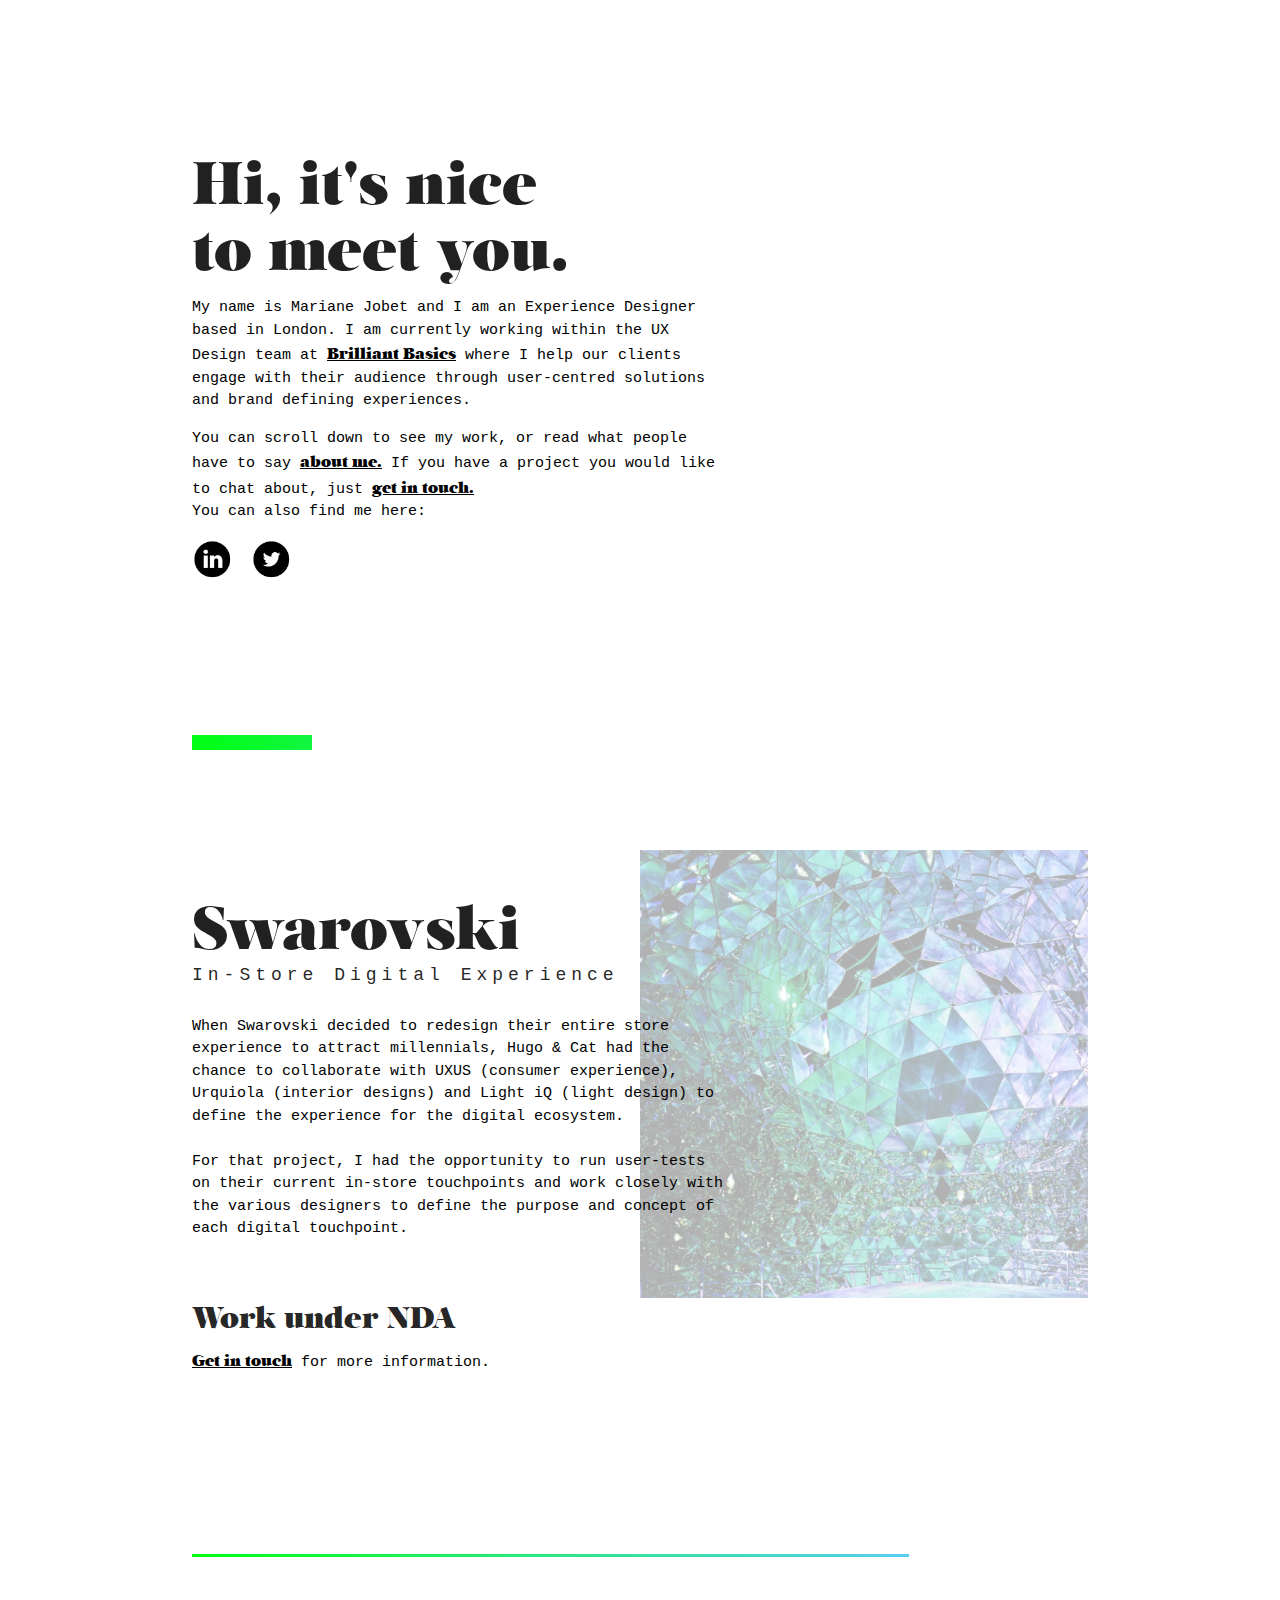
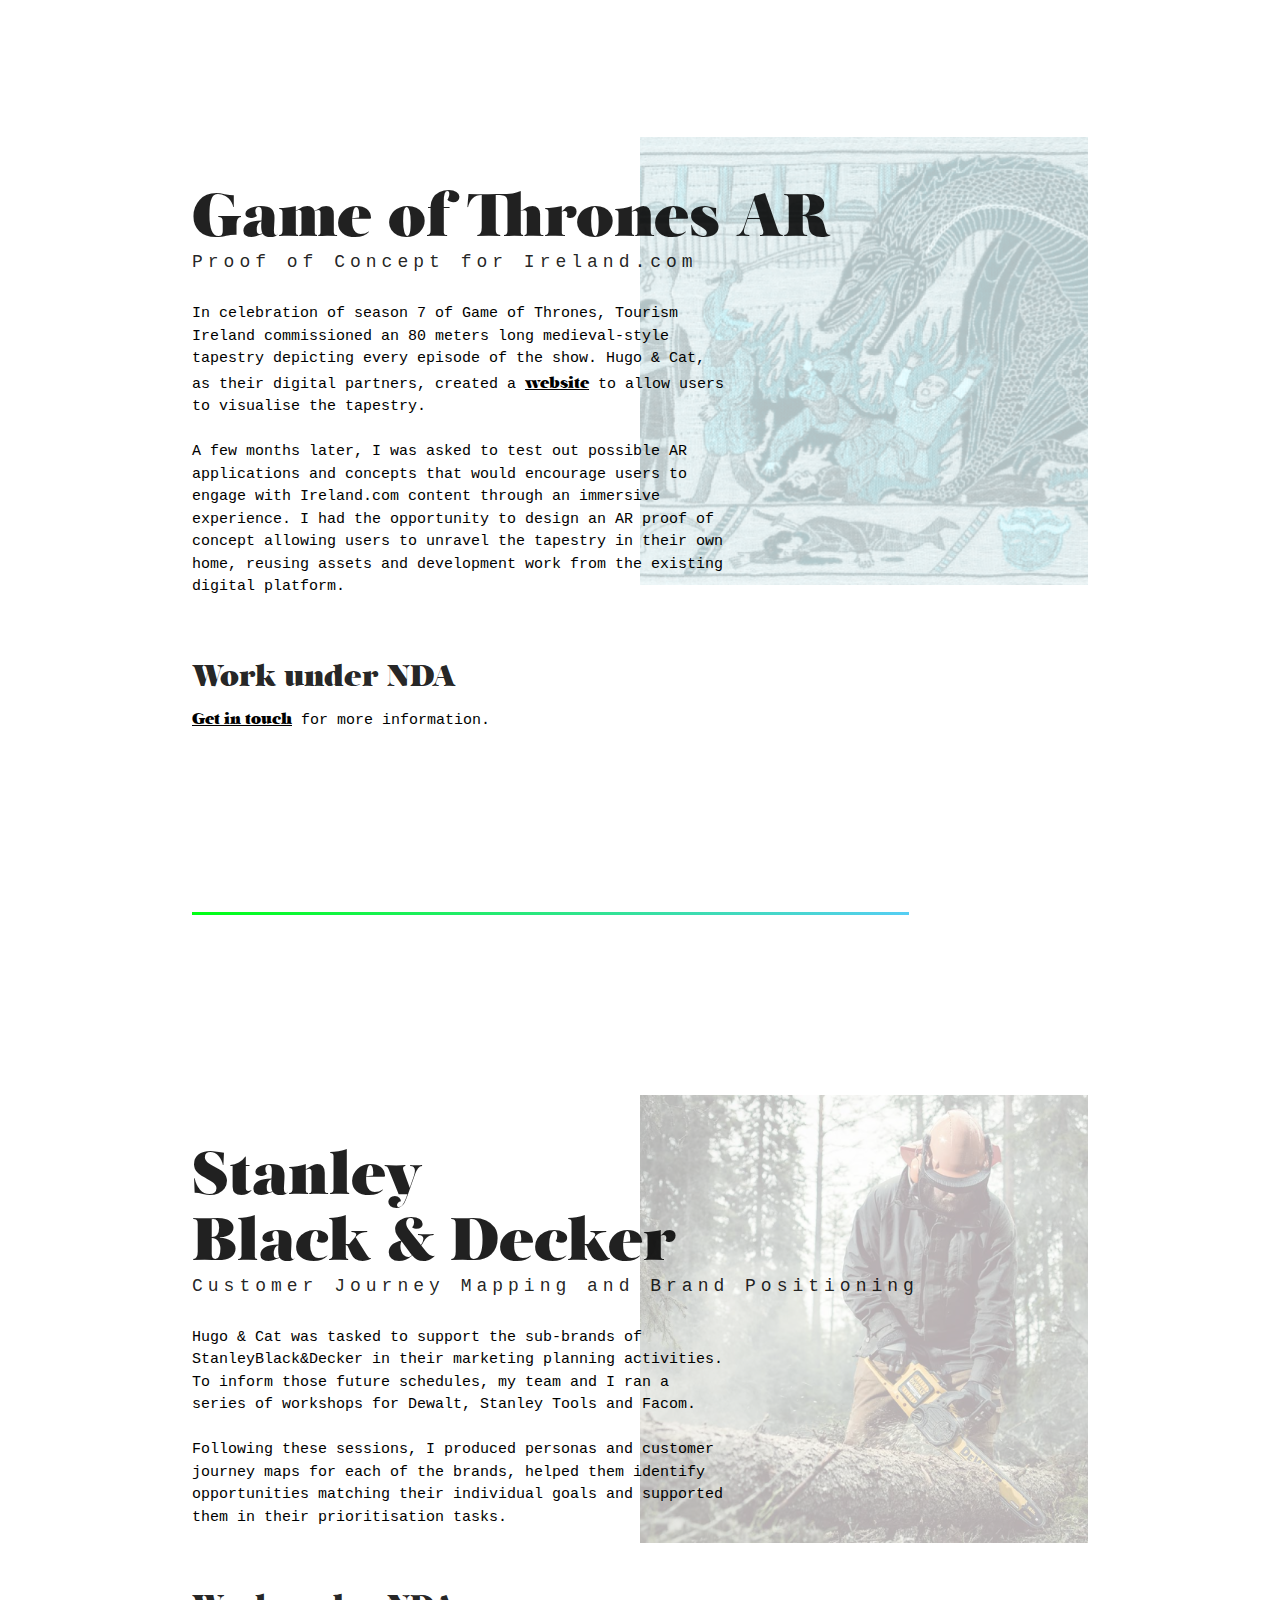
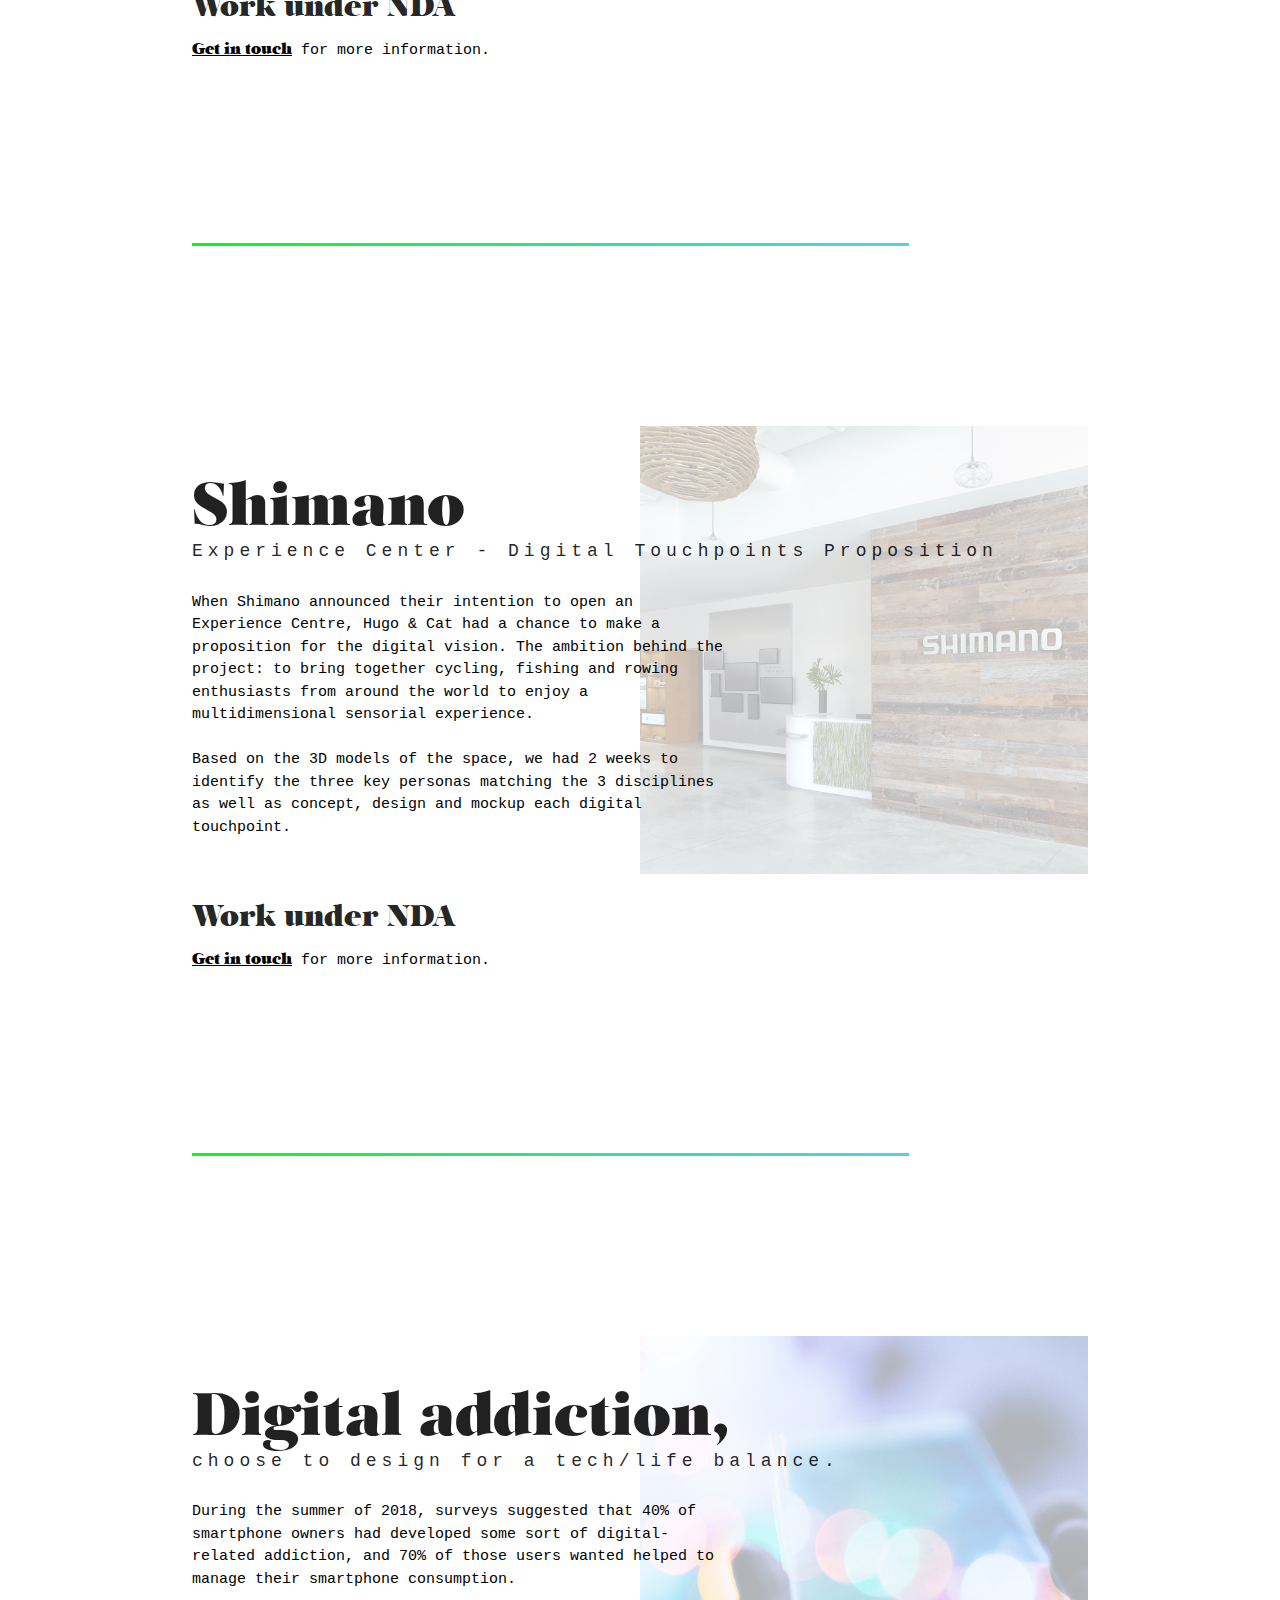
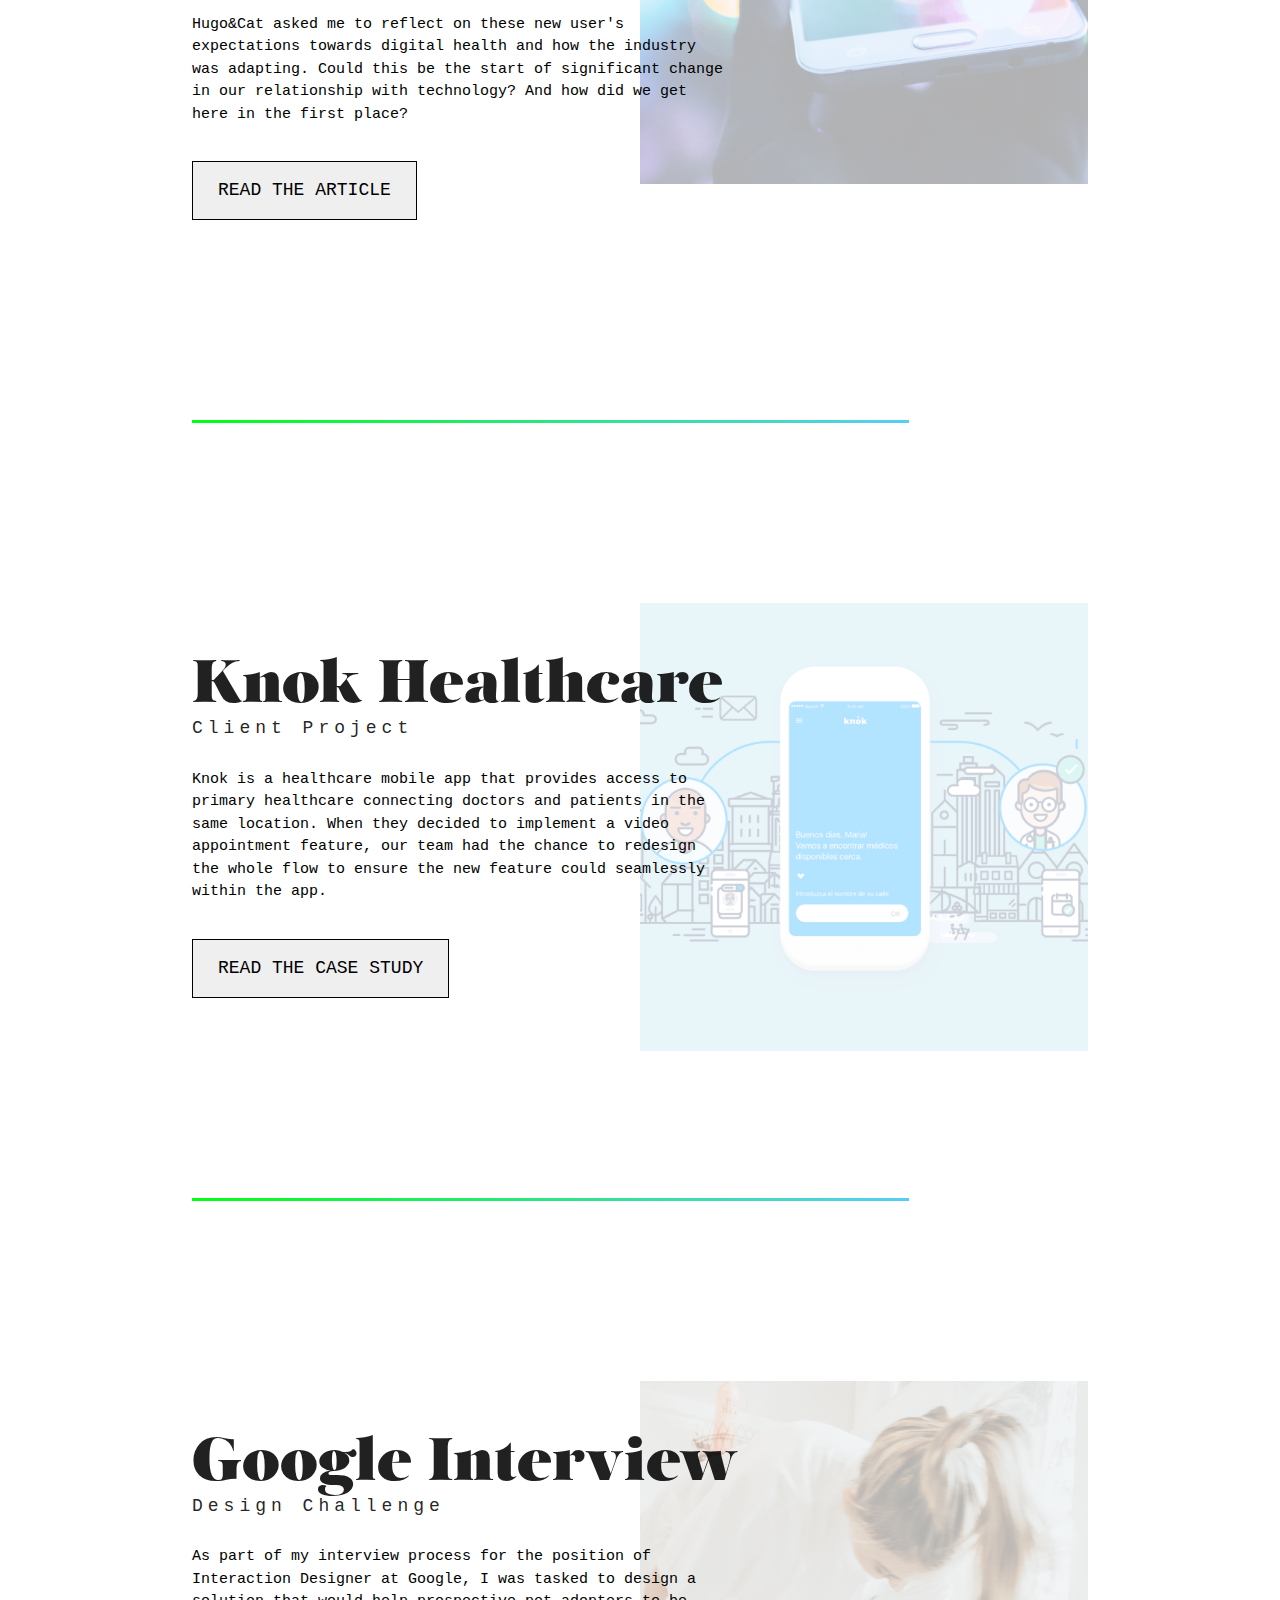
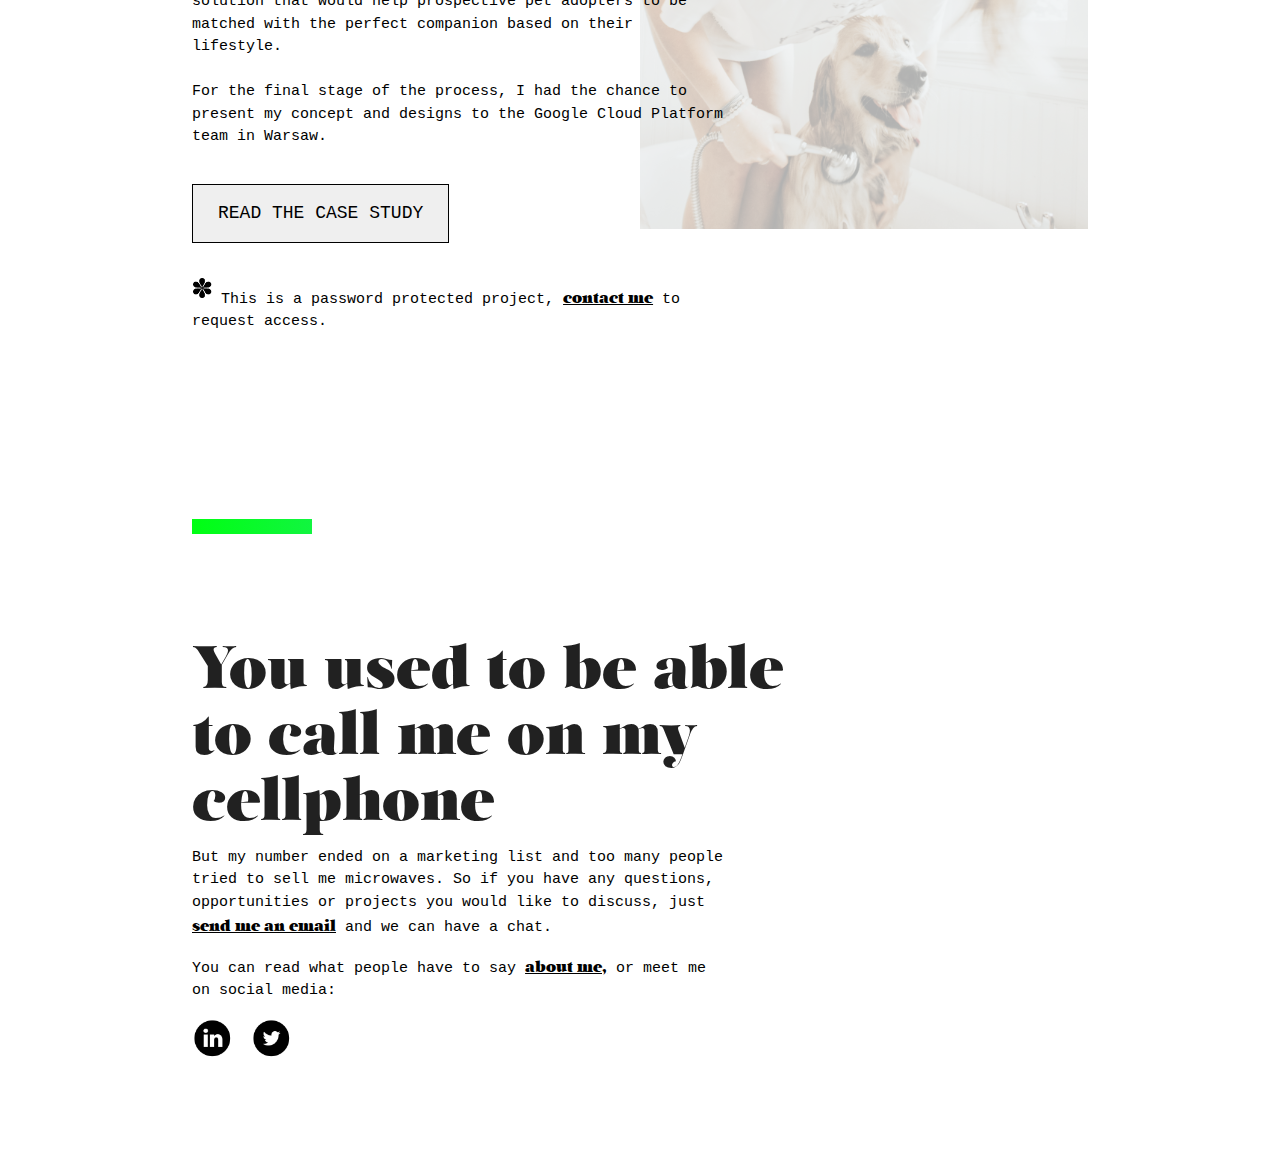
<file: index.html>
<!DOCTYPE html>
<html lang="en" dir="ltr">
  <head>
    <!-- Global site tag (gtag.js) - Google Analytics -->
<script async src="https://www.googletagmanager.com/gtag/js?id=UA-107563874-1"></script>
<script>
  window.dataLayer = window.dataLayer || [];
  function gtag(){dataLayer.push(arguments);}
  gtag('js', new Date());

  gtag('config', 'UA-107563874-1');
</script>

    <meta charset="utf-8">
    <meta name="viewport" content="width=device-width">
    <title>Mariane Jobet - Experience Designer based in London</title>

    <link rel="stylesheet" href="./Salome-Regular-Webfont/stylesheet.css">
    <link rel="stylesheet" href="https://cdnjs.cloudflare.com/ajax/libs/materialize/1.0.0/css/materialize.min.css">
    <link rel="stylesheet" href="./style.css">
    <link rel="shortcut icon" href="./icons/favicon.ico" type="image/x-icon">
    <link rel="icon" href="./icons/favicon.ico" type="image/x-icon">

  </head>
  <body>
    <div id="hero">
      <div class="container">
        <div class="vertical-center">
          <h1>Hi, it's nice <br />to meet you.</h1>
          <p>My name is Mariane Jobet and I am an Experience Designer based in London.
              I am currently working within the UX Design team at <a href="https://www.brilliantbasics.com/" class="inlinelink" target="_blank">Brilliant Basics</a>
             where I help our clients engage with their audience through user-centred solutions and brand defining experiences.</p>
          <p>You can scroll down to see my work, or read what people have to say <a href="./about.html" class="inlinelink">about me.</a>
          If you have a project you would like to chat about, just <a href="mailto:marianejobet@gmail.com?subject=Nice%20to%20meet%20you%20😊" class="inlinelink" target="_blank">get in touch.</a>
          <br /> You can also find me here:</p>
          <a href="http://linkedin.com/in/mariane-jobet" style="padding-right: 15px;" target="_blank">
            <img class="clickicon" src="./icons/linkedin_circle_black.png" alt="LinkedIn"></a>
          <a href="https://twitter.com/Nabiriane" style="padding-right: 15px;" target="_blank">
            <img class="clickicon" src="./icons/TwitterLogo.png" alt="Twitter"></a>
        </div>
      </div>
    </div>


    <div class="container">
      <div class="vertical-center">
        <div class="DIVIDER-Gradient"></div>
      </div>
    </div>


    <div class="container">
      <div class="vertical-center">
        <img src="./assets/Swarovski.png" class="projectimage" alt="swarovski">
        <br><br>
        <h1>Swarovski</h1>
        <h2>In-Store Digital Experience</h2>
        <p>When Swarovski decided to redesign their entire store experience to attract millennials, Hugo & Cat
          had the chance to collaborate with UXUS (consumer experience), Urquiola (interior designs) and Light iQ (light design)
          to define the experience for the digital ecosystem.
          <br>
          <br>For that project, I had the opportunity to run user-tests on their current in-store touchpoints
          and work closely with the various designers to define the purpose and concept of each digital touchpoint.
        </p>
        <h3>Work under NDA</h3>
        <p><a href="mailto:marianejobet@gmail.com?subject=Shine%20bright%20like%20a%20Swarovski%20diamond%20💎" class="inlinelink" target="_blank">Get in touch</a> for more information.</p>

        <div class="DIVIDER-Thin"></div>

        <img src="./assets/GoT.png" class="projectimage" alt="game of thrones tapestry">
        <br><br>
        <h1>Game of Thrones AR</h1>
        <h2>Proof of Concept for Ireland.com</h2>
        <p>In celebration of season 7 of Game of Thrones, Tourism Ireland commissioned an 80 meters
          long medieval-style tapestry depicting every episode of the show. Hugo & Cat, as their digital
          partners, created a <a href="https://www.ireland.com/features/game-of-thrones-tapestry/" class="inlinelink" target="_blank">website</a> to allow users to visualise the tapestry.
          <br>
          <br>A few months later,
          I was asked to test out possible AR applications and concepts that would encourage users to
          engage with Ireland.com content through an immersive experience. I had the opportunity
          to design an AR proof of concept allowing users to unravel the tapestry in their own home, reusing
          assets and development work from the existing digital platform.
        </p>
        <h3>Work under NDA</h3>
        <p><a href="mailto:marianejobet@gmail.com?subject=Winter%20is%20coming%20❄️" class="inlinelink" target="_blank">Get in touch</a> for more information.</p>

        <div class="DIVIDER-Thin"></div>

        <img src="./assets/SBD.png" class="projectimage" alt="stanley black & decker">
        <br><br>
        <h1>Stanley <br>Black & Decker</h1>
        <h2>Customer Journey Mapping and Brand Positioning</h2>
        <p>Hugo & Cat was tasked to support the sub-brands of StanleyBlack&Decker in their marketing
          planning activities. To inform those future schedules, my team and I ran a series of workshops
          for Dewalt, Stanley Tools and Facom.
          <br>
          <br>Following these sessions, I produced personas and customer journey maps for each of the
          brands, helped them identify opportunities matching their individual goals and supported
          them in their prioritisation tasks.
        </p>
        <h3>Work under NDA</h3>
        <p><a href="mailto:marianejobet@gmail.com?subject=Conversation%20starter?%20Nailed%20it%20🔨" class="inlinelink" target="_blank">Get in touch</a> for more information.</p>

        <div class="DIVIDER-Thin"></div>

        <img src="./assets/Shimano0.png" class="projectimage" alt="shimano">
        <br><br>
        <h1>Shimano</h1>
        <h2>Experience Center - Digital Touchpoints Proposition</h2>
        <p>When Shimano announced their intention to open an Experience Centre, Hugo & Cat had a chance
          to make a proposition for the digital vision. The ambition behind the project: to bring together
          cycling, fishing and rowing enthusiasts from around the world to enjoy a multidimensional sensorial
          experience.
          <br>
          <br>Based on the 3D  models of the space, we had 2 weeks to identify the three key personas
          matching the 3 disciplines as well as concept, design and mockup each digital touchpoint.
        </p>
        <h3>Work under NDA</h3>
        <p><a href="mailto:marianejobet@gmail.com?subject=Talk%20fixie%20to%20me%20🚲" class="inlinelink" target="_blank">Get in touch</a> for more information.</p>

        <div class="DIVIDER-Thin"></div>

        <img src="./assets/addiction.png" class="projectimage" alt="digital addiction">
        <br><br>
        <h1>Digital addiction, </h1>
        <h2>choose to design for a tech/life balance.</h2>
        <p>During the summer of 2018, surveys suggested that 40% of smartphone owners had developed some sort of
          digital-related addiction, and 70% of those users wanted helped to manage their
          smartphone consumption.
          <br>
          <br>Hugo&Cat asked me to reflect on these new user's expectations towards digital health and how the industry was adapting. Could this
          be the start of significant change in our relationship with technology? And how did we get here in the first place?
        </p>
        <button onClick="window.open('https://www.hugoandcat.com/news-views/digital-addiction-choose-to-design-for-a-techlife-balance/');" target="_blank" class="calltoaction">read the article</button>

        <div class="DIVIDER-Thin"></div>

        <img src="./assets/Knok.png" class="projectimage" alt="digital addiction">
        <br><br>
        <h1>Knok Healthcare</h1>
        <h2>Client Project</h2>
        <p>Knok is a healthcare mobile app that provides access to primary healthcare
          connecting doctors and patients in the same location. When they decided to
          implement a video appointment feature, our team had the chance to redesign the
          whole flow to ensure the new feature could seamlessly within the app.
        </p>
        <button onclick="window.location.href = './knok.html';" class="calltoaction">read the case study</button>

        <div class="DIVIDER-Thin"></div>

        <img src="./assets/Google0.png" class="projectimage" alt="Pet adoption design challenge">
        <br><br>
        <h1>Google Interview</h1>
        <h2>Design Challenge</h2>
        <p>As part of my interview process for the position of Interaction Designer at Google,
          I was tasked to design a solution that would help prospective pet adopters to
          be matched with the perfect companion based on their lifestyle.
          <br>
          <br>For the final stage of the process, I had the chance to present my concept and designs
          to the Google Cloud Platform team in Warsaw.
        </p>
        <button onclick="window.location.href = './password-google.html';" class="calltoaction">read the case study</button>
        <p><img class="star" src="./icons/star.png" alt="Warning"> This is a password protected project, <a href="mailto:marianejobet@gmail.com?subject=Let%20me%20in%20please%20!%20🗝" class="inlinelink" target="_blank">contact me</a> to request access.</p>
      </div>
    </div>

    <div id="footer">
      <div class="container">
        <div class="vertical-center">
          <div class="DIVIDER-Gradient"></div>
          <h1>You used to be able <br> to call me on my cellphone</h1>
          <p>But my number ended on a marketing list and too many people tried to sell me microwaves.
            So if you have any questions, opportunities or projects you would like to discuss,
            just <a href="mailto:marianejobet@gmail.com?subject=Nice%20to%20meet%20you%20👋" class="inlinelink" target="_blank">send me an email</a>
            and we can have a chat.</p>

          <p>You can read what people have to say <a href="./about.html" class="inlinelink">about me,</a> or meet me on social media:</p>
          <a href="http://linkedin.com/in/mariane-jobet" style="padding-right: 15px;" target="_blank">
            <img class="clickicon" src="./icons/linkedin_circle_black.png" alt="LinkedIn"></a>
          <a href="https://twitter.com/Nabiriane" style="padding-right: 15px;" target="_blank">
            <img class="clickicon" src="./icons/TwitterLogo.png" alt="Twitter"></a>
        </div>
      </div>
    </div>


  </body>
</html>
</file>
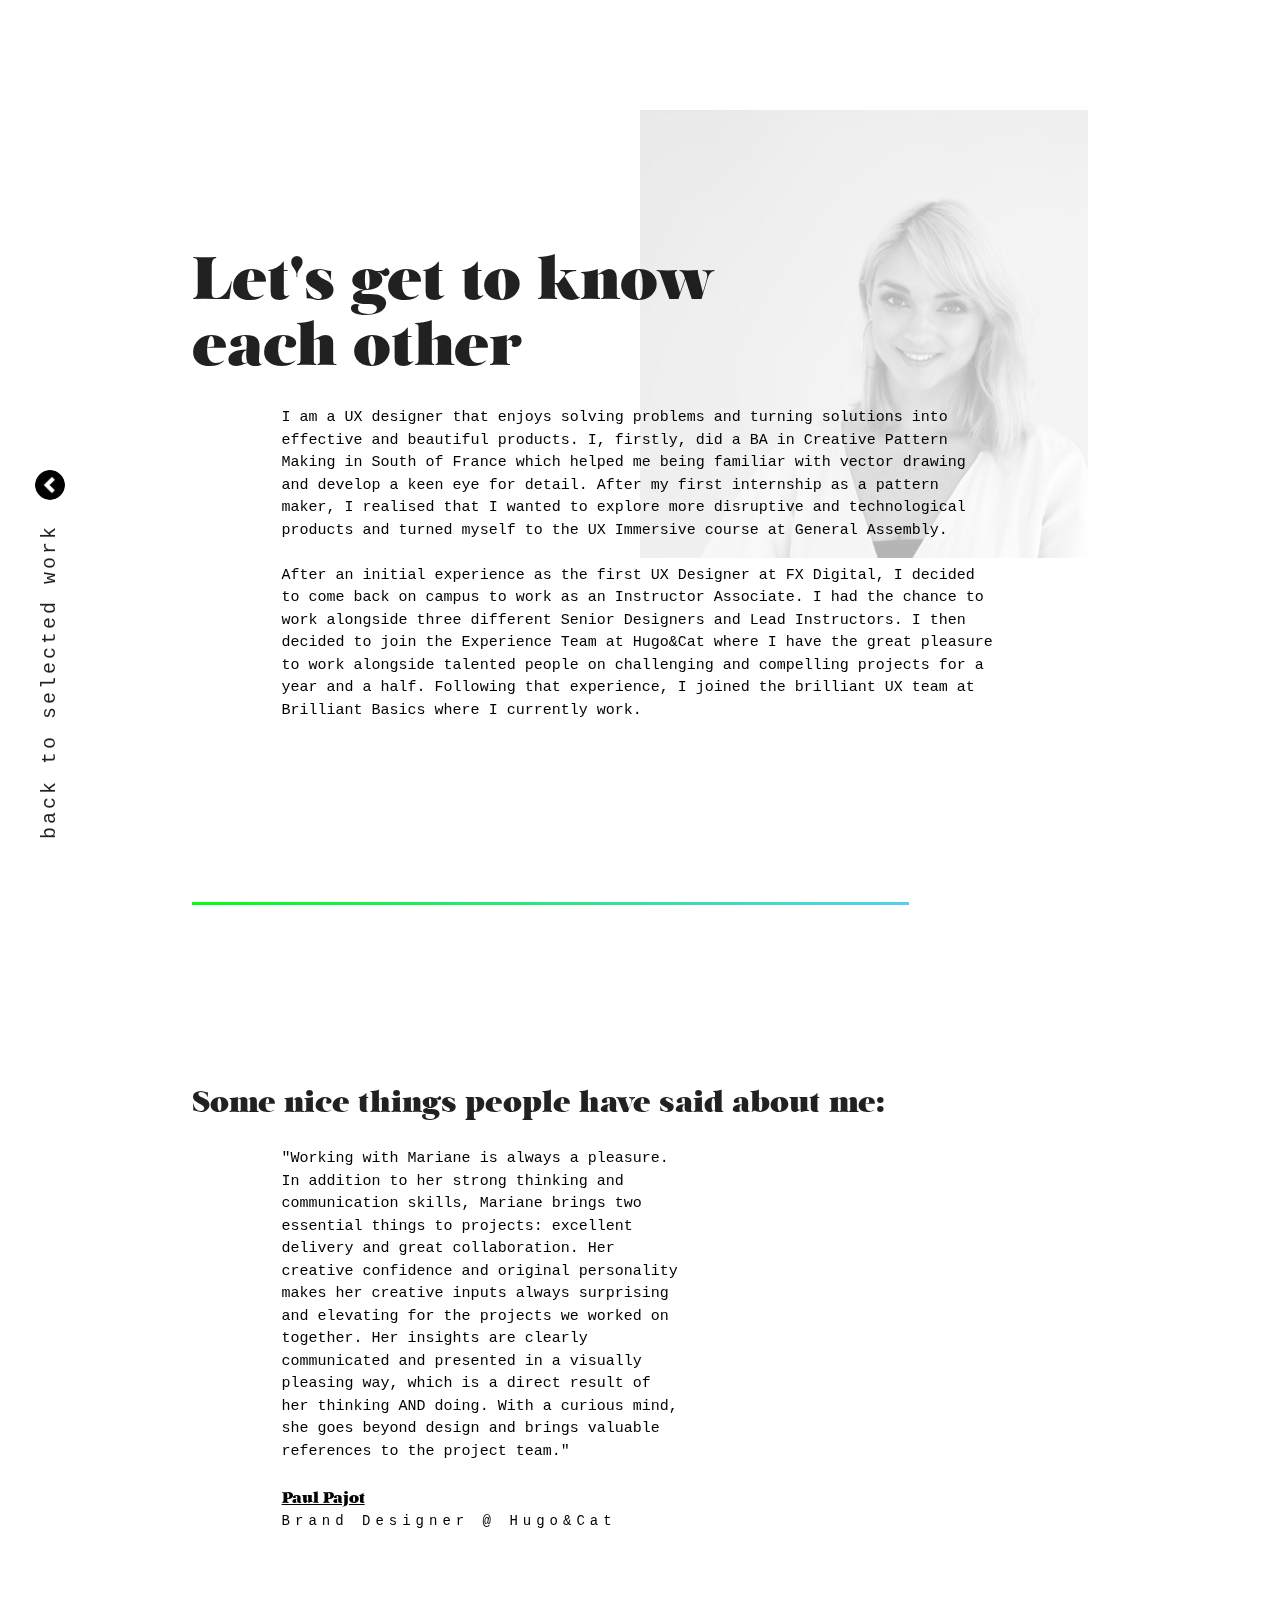
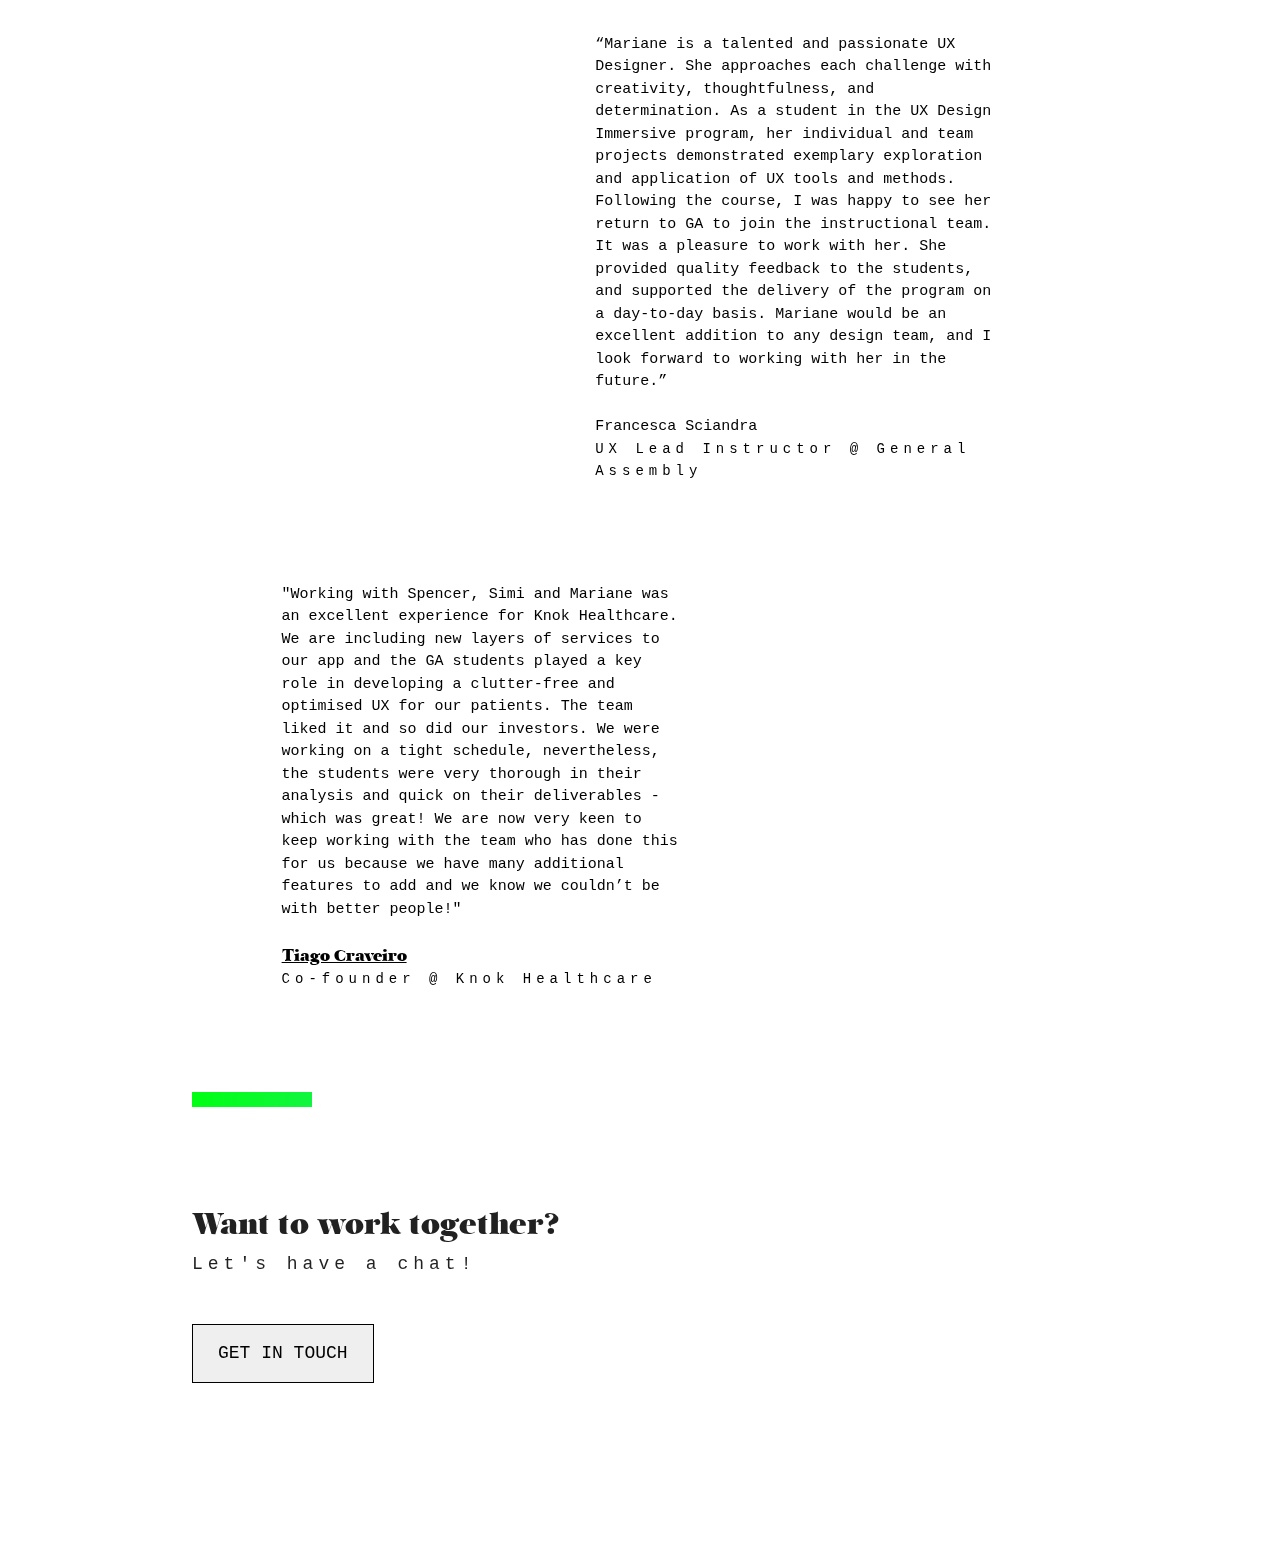
<file: about.html>
<!DOCTYPE html>
<html lang="en" dir="ltr">
  <head>
    <!-- Global site tag (gtag.js) - Google Analytics -->
<script async src="https://www.googletagmanager.com/gtag/js?id=UA-107563874-1"></script>
<script>
  window.dataLayer = window.dataLayer || [];
  function gtag(){dataLayer.push(arguments);}
  gtag('js', new Date());

  gtag('config', 'UA-107563874-1');
</script>

    <meta charset="utf-8">
    <meta name="viewport" content="width=device-width">
    <title>Mariane Jobet - Experience Designer based in London</title>

    <link rel="stylesheet" href="./Salome-Regular-Webfont/stylesheet.css">
    <link rel="stylesheet" href="https://cdnjs.cloudflare.com/ajax/libs/materialize/1.0.0/css/materialize.min.css">
    <link rel="stylesheet" href="./style.css">
    <link rel="shortcut icon" href="./icons/favicon.ico" type="image/x-icon">
    <link rel="icon" href="./icons/favicon.ico" type="image/x-icon">

  </head>
  <body>

    <a href="./index.html">
      <img id="backicon" class="clickicon" src="./icons/back.png" alt="Back">
    </a>
    <h3 class="sidetitle"> back to selected work</h3>


    <div class="container">
      <div class="vertical-center">
        <div class="CaseStudy">
          <img id="Portrait" src="./assets/Portrait.png" alt="Mariane">
          <br><br>
          <h1 id="hero-article">Let's get to know <br>each other</h1>
          <p>I am a UX designer that enjoys solving problems and turning solutions into effective
            and beautiful products. I, firstly, did a BA in Creative Pattern Making in South of France
            which helped me being familiar with vector drawing and
            develop a keen eye for detail. After my first internship as a pattern maker, I realised
            that I wanted to explore more disruptive and technological products and turned myself to
            the UX Immersive course at General Assembly.
            <br>
            <br>After an initial experience as the first UX Designer at
            FX Digital, I decided to come back on campus to work as an Instructor Associate.
            I had the chance to work alongside three different Senior Designers and Lead Instructors.
            I then decided to join the Experience Team at Hugo&Cat where I have the great pleasure
            to work alongside talented people on challenging and compelling projects for a year and a half.
            Following that experience, I joined the brilliant UX team at Brilliant Basics where I currently work.</p>
          <div class="DIVIDER-Thin"></div>
          <h3>Some nice things people have said about me:</h3>
          <p class="testimonial-left">"Working with Mariane is always a pleasure. In addition to her
            strong thinking and communication skills, Mariane brings two essential things to projects:
            excellent delivery and great collaboration. Her creative confidence and original personality
            makes her creative inputs always surprising and elevating for the projects we worked on
            together. Her insights are clearly communicated and presented in a visually pleasing way,
            which is a direct result of her thinking AND doing. With a curious mind, she goes beyond
            design and brings valuable references to the project team."
            <br>
            <br>
            <a href="https://www.linkedin.com/in/paulpajot/" class="credit-name" target="_blank">Paul Pajot</a>
            <br>
            <span class="credit-title">Brand Designer @ Hugo&Cat</span>
          </p>
          <p class="testimonial-right">“Mariane is a talented and passionate UX Designer. She approaches
            each challenge with creativity, thoughtfulness, and determination. As a student in the
            UX Design Immersive program, her individual and team projects demonstrated exemplary
            exploration and application of UX tools and methods. Following the course, I was happy
            to see her return to GA to join the instructional team. It was a pleasure to work with her.
            She provided quality feedback to the students, and supported the delivery of the program
            on a day-to-day basis. Mariane would be an excellent addition to any design team, and I
            look forward to working with her in the future.”
            <br>
            <br>
            Francesca Sciandra
            <br>
            <span class="credit-title">UX Lead Instructor @ General Assembly</span>
          </p>
          <p class="testimonial-left">"Working with Spencer, Simi and Mariane was an excellent experience
            for Knok Healthcare. We are including new layers of services to our app and the GA students
            played a key role in developing a clutter-free and optimised UX for our patients. The team
            liked it and so did our investors. We were working on a tight schedule, nevertheless, the
            students were very thorough in their analysis and quick on their deliverables - which was great!
            We are now very keen to keep working with the team who has done this for us because we have
            many additional features to add and we know we couldn’t be with better people!"
            <br>
            <br>
            <a href="https://twitter.com/Craveiro_Tiago?lang=en" class="credit-name" target="_blank">Tiago Craveiro</a>
            <br>
            <span class="credit-title">Co-founder @ Knok Healthcare</span>
          </p>
          <div class="DIVIDER-Gradient"></div>
          <h3>Want to work together?</h3>
          <h2>Let's have a chat!</h2>
          <button type="button"
                  class="calltoaction"
                  onClick="location.href='mailto:marianejobet@gmail.com?subject=Nice%20to%20meet%20you%20😊'"
                  target="_blank"
                  style="margin-bottom: 180px;">Get in touch</button>
        </div>
      </div>
    </div>



    <!-- <div id="footer">
      <div class="container">
        <div class="vertical-center">
          <div class="DIVIDER-Gradient"></div>
          <h1>You used to be able <br> to call me on my cellphone</h1>
          <p>But my number ended on a marketing list and too many people tried to sell me microwaves.
            So if you have any questions, opportunities or projects you would like to discuss,
            just send me an email and we can have a chat.</p>
          <a href="mailto:hello@mariane.co.uk?subject=Nice%20to%20meet%20you%20👋" class="inlinelink" target="_blank">hello@mariane.co.uk</a>
          <p>You can read what people have to say <a href="./about.html" class="inlinelink">about me,</a> or meet me on social media:</p>
          <a href="http://linkedin.com/in/mariane-jobet" style="padding-right: 15px;" target="_blank">
            <img class="clickicon" src="./icons/linkedin_circle_black.png" alt="LinkedIn"></a>
          <a href="https://twitter.com/Nabiriane" style="padding-right: 15px;" target="_blank">
            <img class="clickicon" src="./icons/TwitterLogo.png" alt="Twitter"></a>
        </div>
      </div>
    </div> -->


  </body>
</html>
</file>
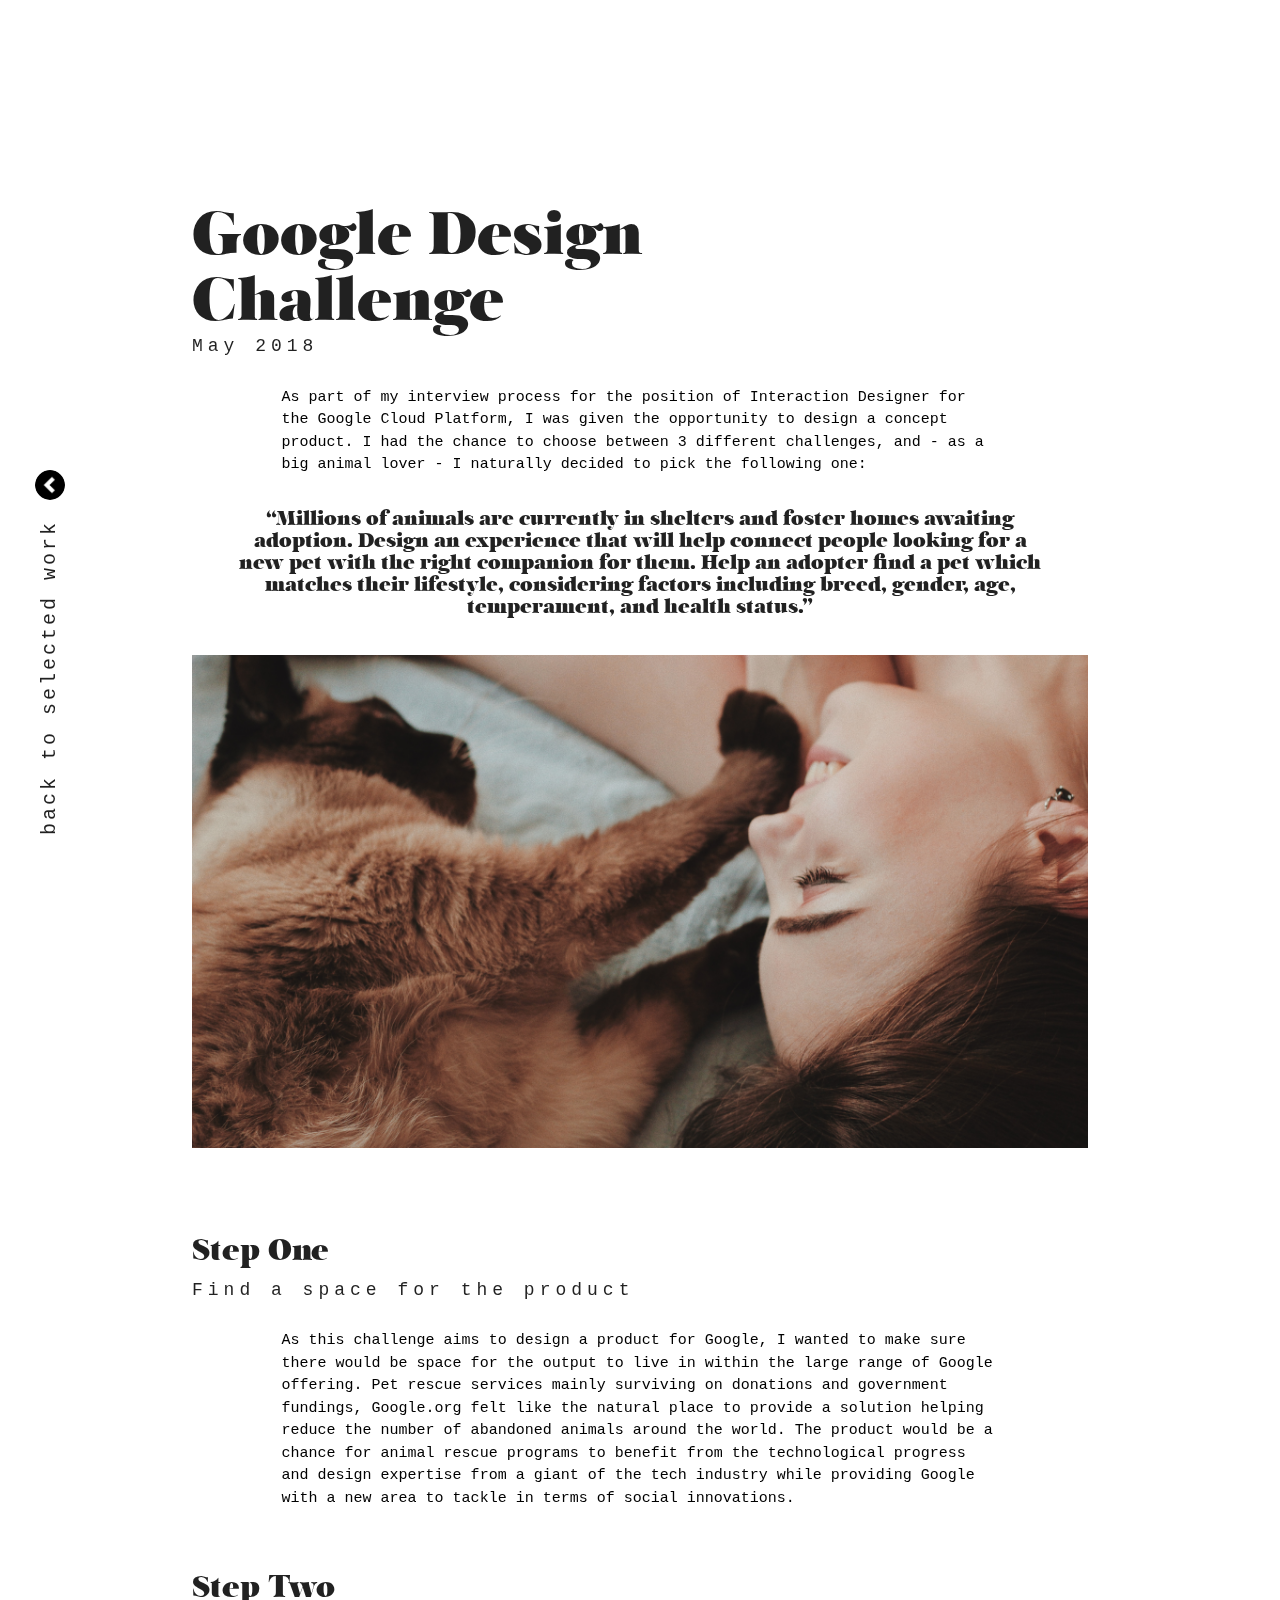
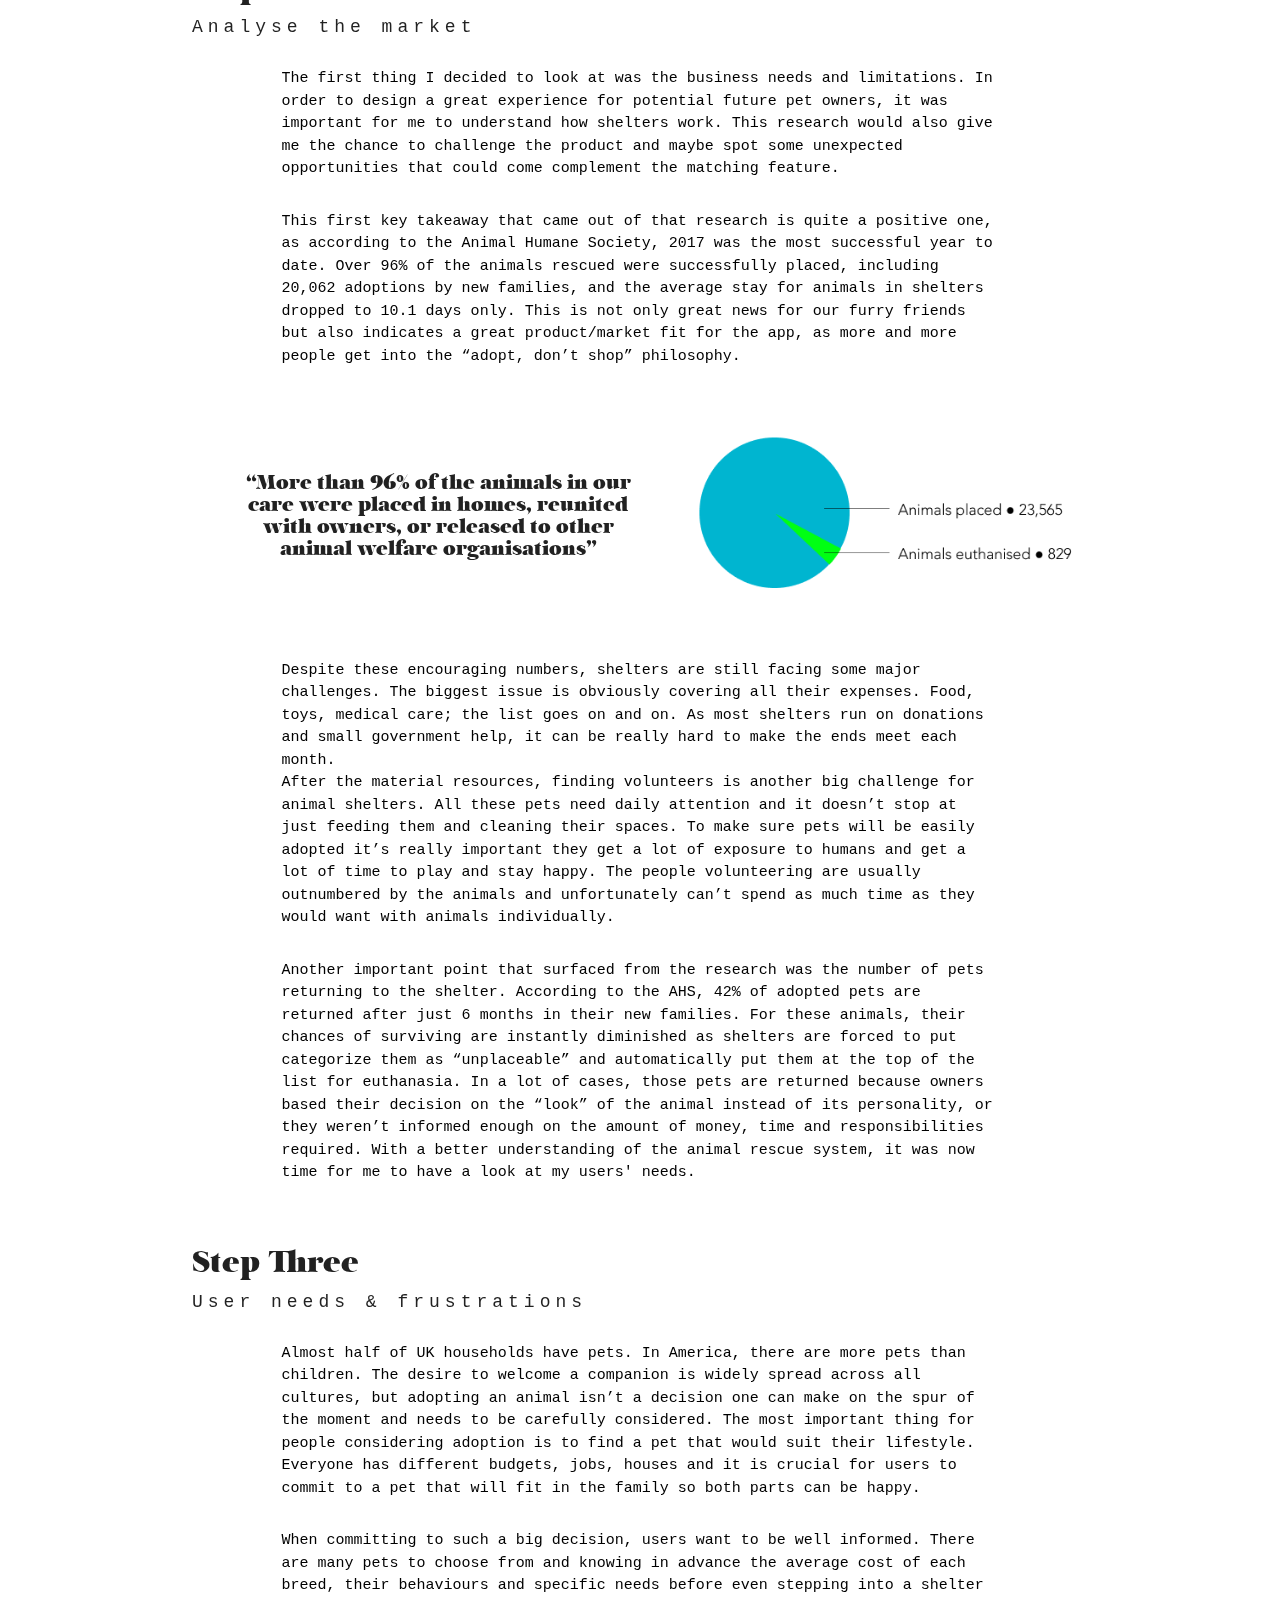
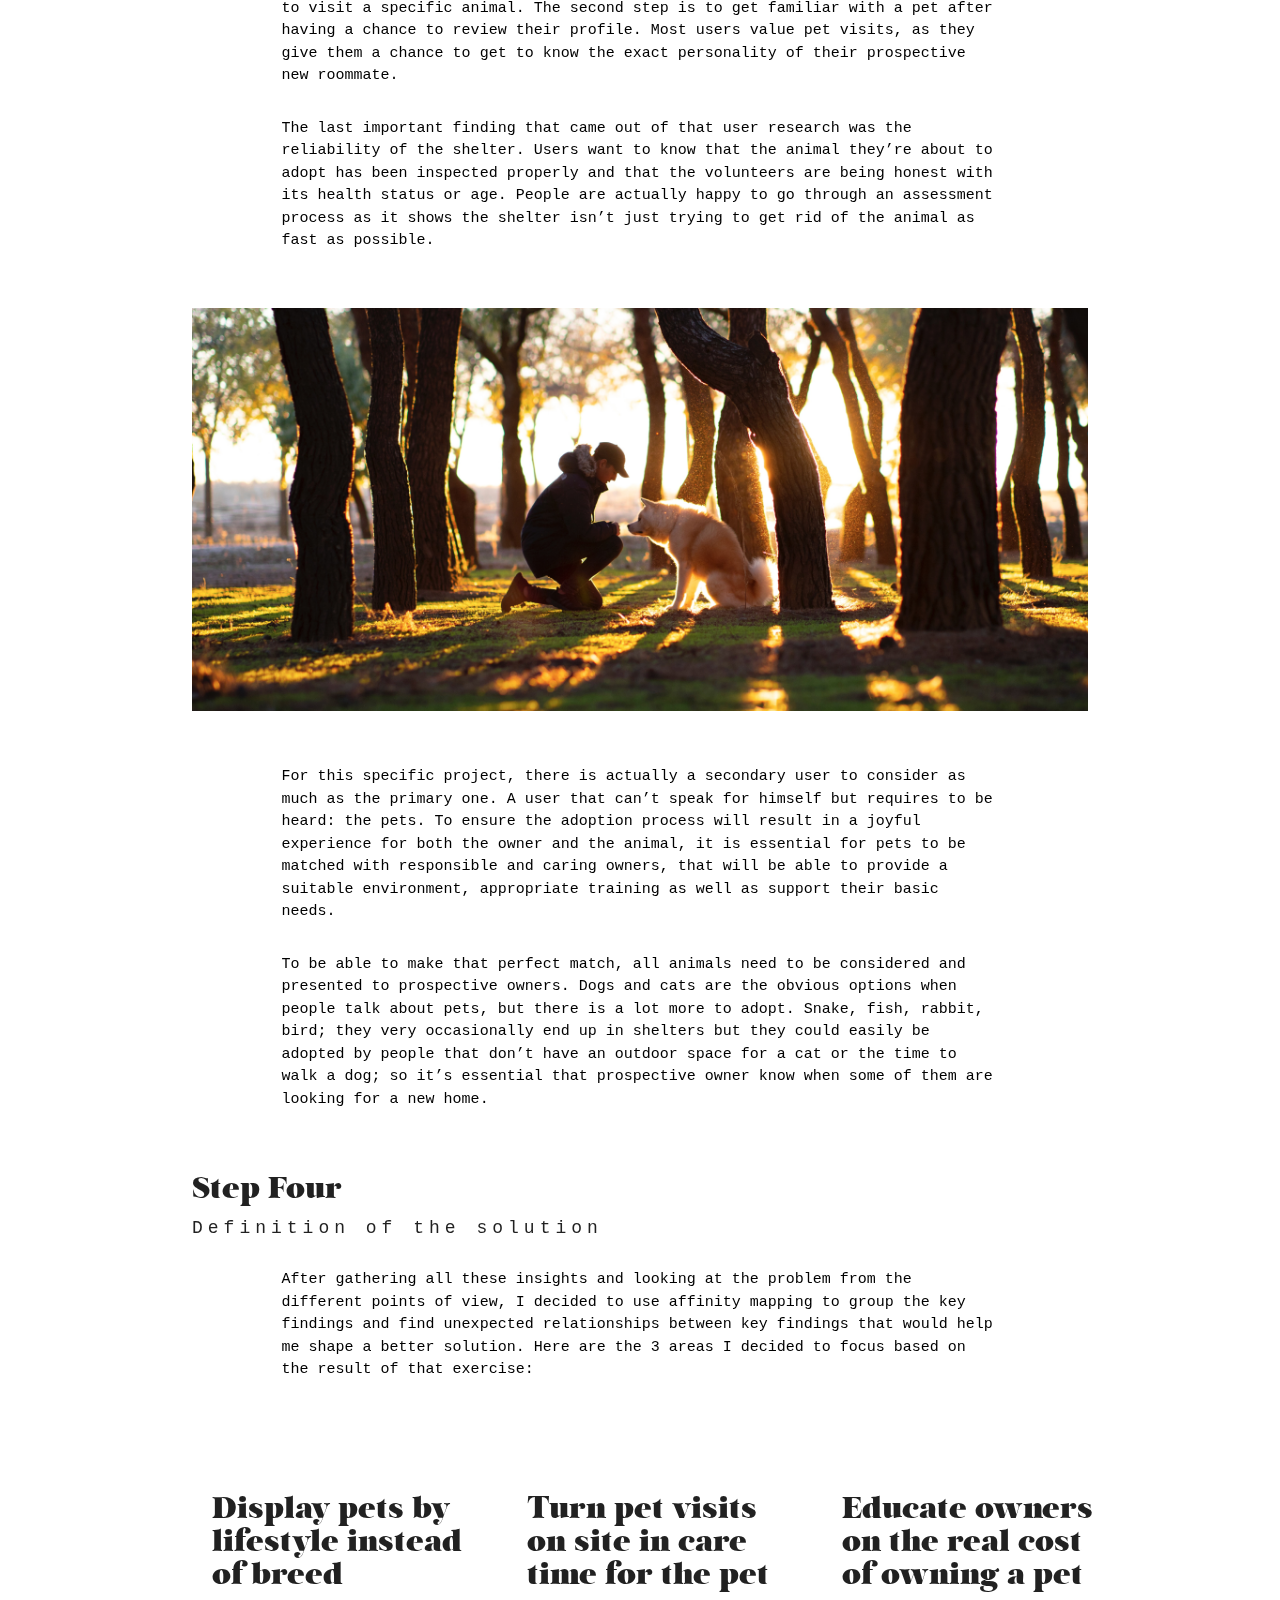
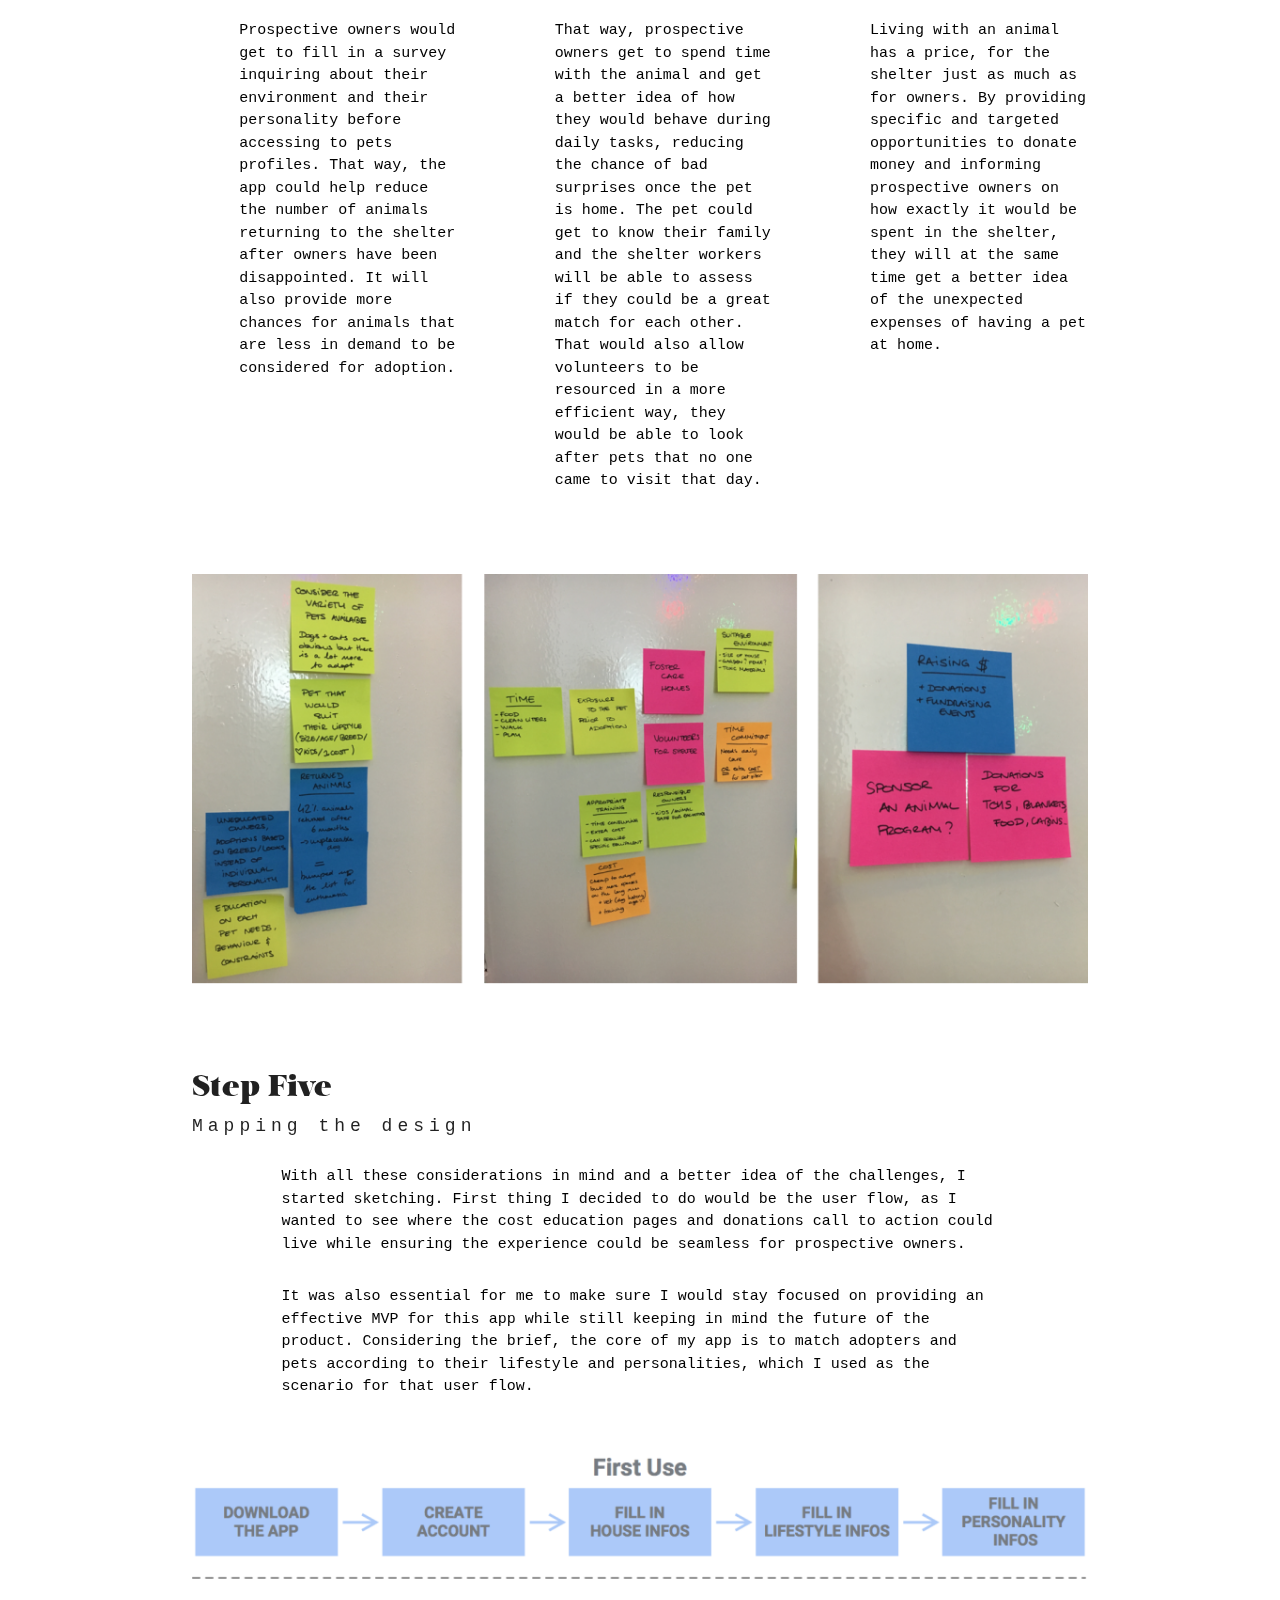
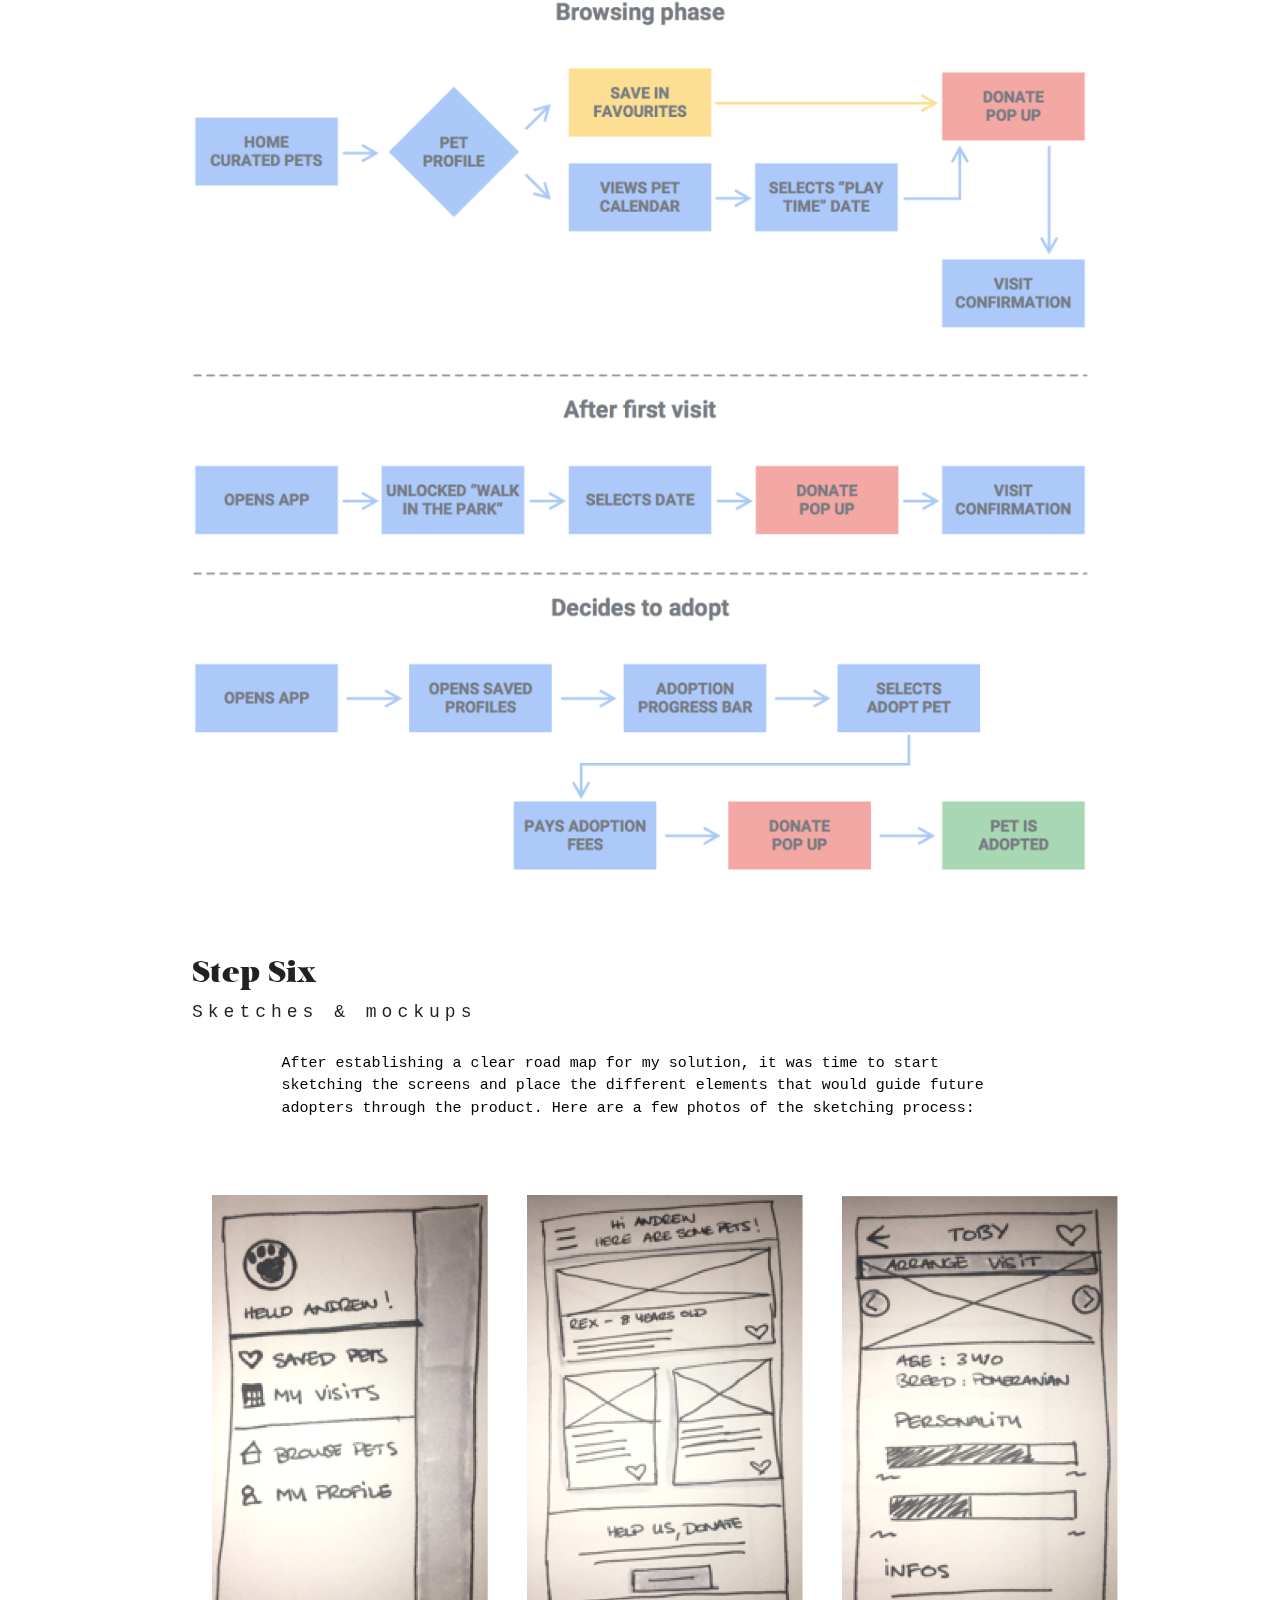
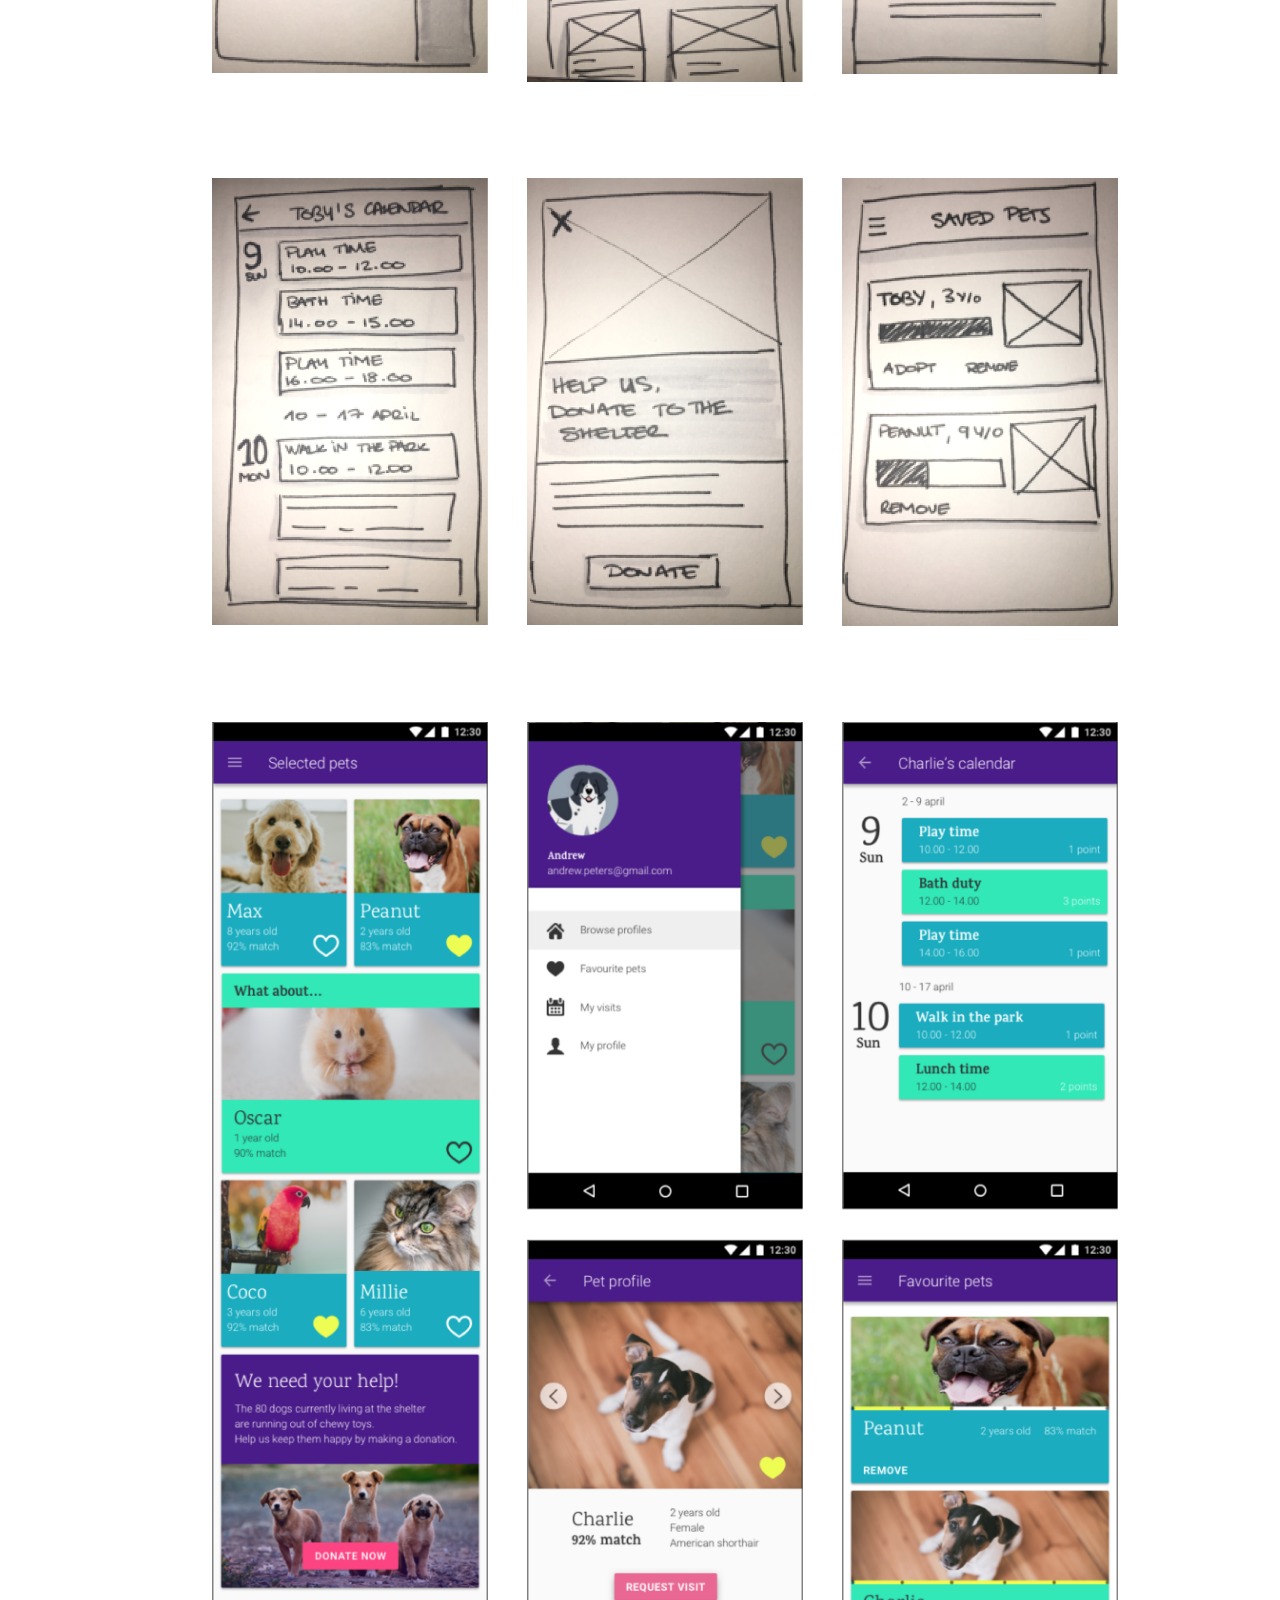
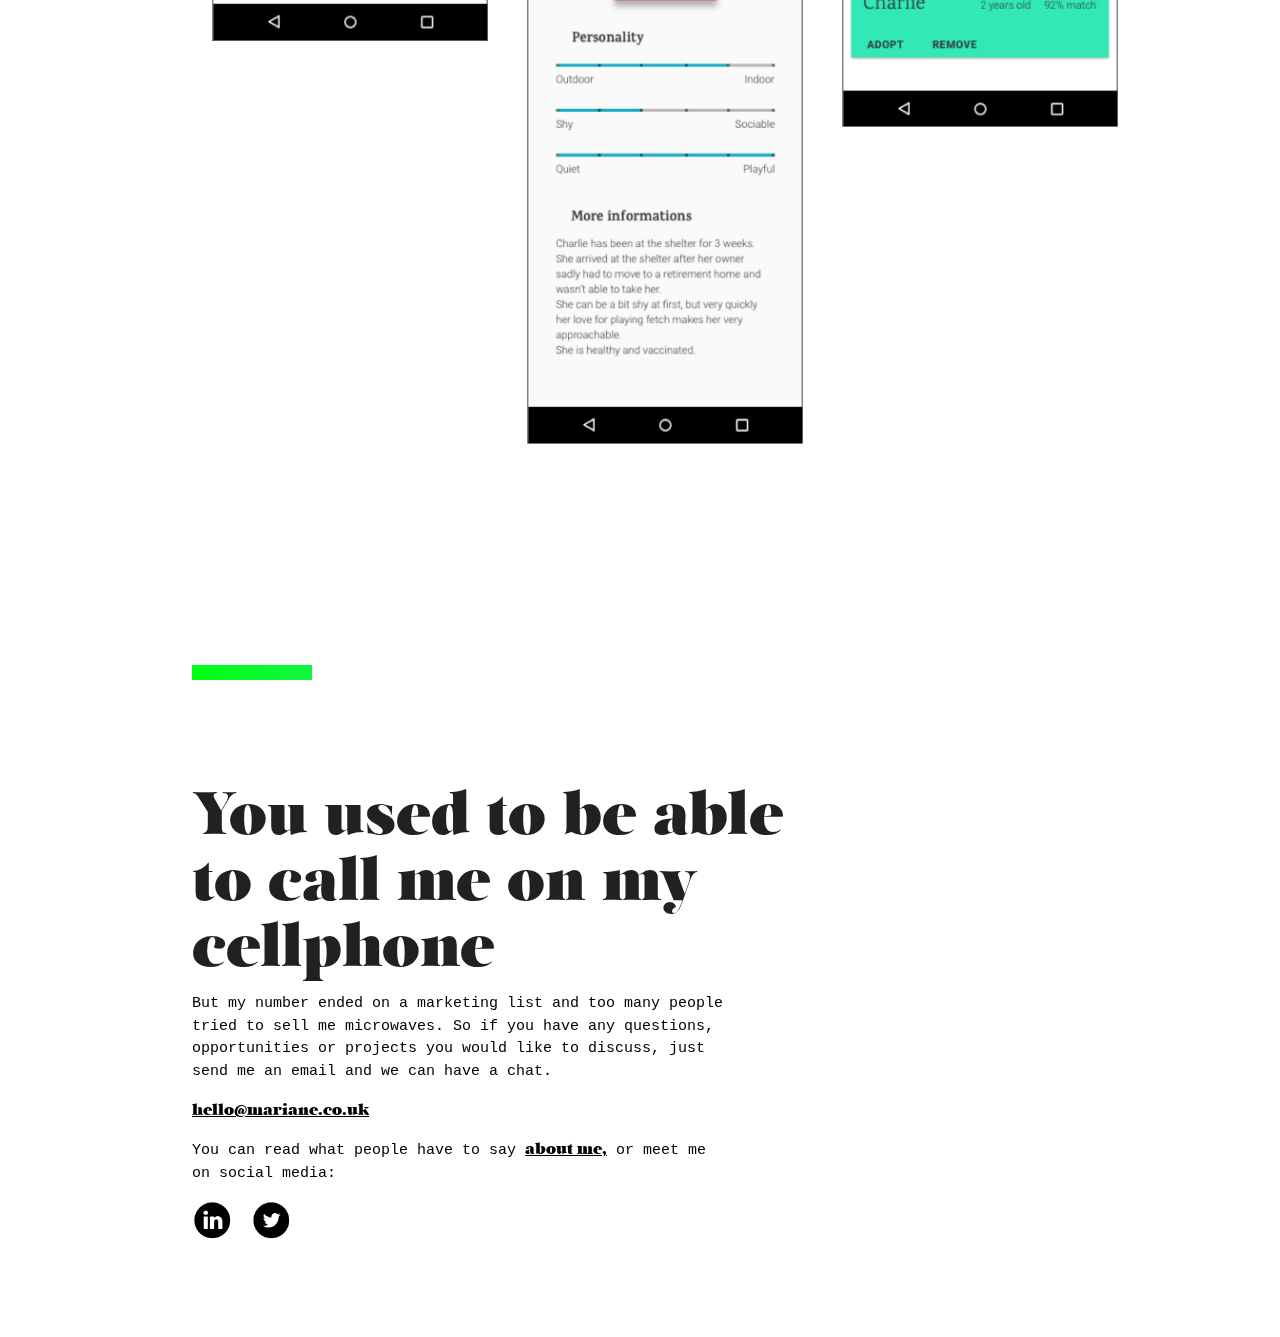
<file: google-design.html>
<!DOCTYPE html>
<html lang="en" dir="ltr">
  <head>
    <!-- Global site tag (gtag.js) - Google Analytics -->
<script async src="https://www.googletagmanager.com/gtag/js?id=UA-107563874-1"></script>
<script>
  window.dataLayer = window.dataLayer || [];
  function gtag(){dataLayer.push(arguments);}
  gtag('js', new Date());

  gtag('config', 'UA-107563874-1');
</script>

    <meta charset="utf-8">
    <meta name="viewport" content="width=device-width">
    <title>Mariane Jobet - Experience Designer based in London</title>

    <link rel="stylesheet" href="./Salome-Regular-Webfont/stylesheet.css">
    <link rel="stylesheet" href="https://cdnjs.cloudflare.com/ajax/libs/materialize/1.0.0/css/materialize.min.css">
    <link rel="stylesheet" href="./style.css">
    <link rel="shortcut icon" href="./icons/favicon.ico" type="image/x-icon">
    <link rel="icon" href="./icons/favicon.ico" type="image/x-icon">

  </head>
  <body>

    <a href="./index.html">
      <img id="backicon" class="clickicon" src="./icons/back.png" alt="Back">
    </a>
    <div class="sidetitle"> back to selected work</div>

    <div class="container">
      <div class="vertical-center">
        <div class="CaseStudy">
            <h1 id="hero-article">Google Design Challenge</h1>
            <h2>May 2018</h2>
            <p>As part of my interview process for the position of Interaction Designer
              for the Google Cloud Platform, I was given the opportunity to design a concept product.
              I had the chance to choose between 3 different challenges, and - as a big animal
              lover - I naturally decided to pick the following one:</p>
            <h4>“Millions of animals are currently in shelters and foster homes awaiting adoption.
              Design an experience that will help connect people looking for a new pet with the
              right companion for them. Help an adopter find a pet which matches their lifestyle,
              considering factors including breed, gender, age, temperament, and health status.”</h4>
            <img src="./assets/google1.png" alt="Pet adopter">
            <h3>Step One</h3>
            <h2>Find a space for the product</h2>
            <p>As this challenge aims to design a product for Google, I wanted to make sure
              there would be space for the output to live in within the large range of Google offering.
              Pet rescue services mainly surviving on donations and government fundings, Google.org
              felt like the natural place to provide a solution helping reduce the number of abandoned
              animals around the world.
              The product would be a chance for animal rescue programs to benefit from the
              technological progress and design expertise from a giant of the tech industry while
              providing Google with a new area to tackle in terms of social innovations.</p>
            <h3>Step Two</h3>
            <h2>Analyse the market</h2>
            <p>The first thing I decided to look at was the business needs and limitations. In order
              to design a great experience for potential future pet owners, it was important for me
              to understand how shelters work. This research would also give me the chance to challenge
              the product and maybe spot some unexpected opportunities that could come complement the
              matching feature.</p>
            <p>This first key takeaway that came out of that research is quite a positive one, as
              according to the Animal Humane Society, 2017 was the most successful year to date.
              Over 96% of the animals rescued were successfully placed, including 20,062 adoptions by
              new families, and the average stay for animals in shelters dropped to 10.1 days only.
              This is not only great news for our furry friends but also indicates a great
              product/market fit for the app, as more and more people get into the “adopt, don’t shop”
              philosophy.</p>
            <div id="two-col">
              <h4 class="two-column" style="padding-top: 50px;">“More than 96% of the animals in our care were placed in homes, reunited with owners,
                or released to other animal welfare organisations”</h4>
              <img class="two-column" src="./assets/google2.png" alt="Adoption statistics">
            </div>
            <p>Despite these encouraging numbers, shelters are still facing some major challenges.
              The biggest issue is obviously covering all their expenses. Food, toys, medical care;
              the list goes on and on. As most shelters run on donations and small government help,
              it can be really hard to make the ends meet each month.
              <br>After the material resources, finding volunteers is another big challenge for animal
              shelters. All these pets need daily attention and it doesn’t stop at just feeding them and
              cleaning their spaces. To make sure pets will be easily adopted it’s really important they
              get a lot of exposure to humans and get a lot of time to play and stay happy.
              The people volunteering are usually outnumbered by the animals and unfortunately can’t spend
              as much time as they would want with animals individually.</p>
            <p>Another important point that surfaced from the research was the number of pets returning
              to the shelter.  According to the AHS, 42% of adopted pets are returned after just 6 months
              in their new families. For these animals, their chances of surviving are instantly diminished
              as shelters are forced to put categorize them as “unplaceable” and automatically put them at
              the top of the list for euthanasia. In a lot of cases, those pets are returned because owners
              based their decision on the “look” of the animal instead of its personality, or they weren’t
              informed enough on the amount of money, time and responsibilities required. With a better
              understanding of the animal rescue system, it was now time for me to have a look at my
              users' needs.</p>
            <h3>Step Three</h3>
            <h2>User needs & frustrations</h2>
            <p>Almost half of UK households have pets. In America, there are more pets than children.
              The desire to welcome a companion is widely spread across all cultures, but adopting an
              animal isn’t a decision one can make on the spur of the moment and needs to be carefully
              considered. The most important thing for people considering adoption is to find a pet that
              would suit their lifestyle. Everyone has different budgets, jobs, houses and it is crucial for
              users to commit to a pet that will fit in the family so both parts can be happy.</p>
            <p>When committing to such a big decision, users want to be well informed. There are many pets
              to choose from and knowing in advance the average cost of each breed, their behaviours and
              specific needs before even stepping into a shelter to visit a specific animal. The second
              step is to get familiar with a pet after having a chance to review their profile. Most users
              value pet visits, as they give them a chance to get to know the exact personality of their
              prospective new roommate.</p>
            <p>The last important finding that came out of that user research was the reliability of
              the shelter. Users want to know that the animal they’re about to adopt has been inspected
              properly and that the volunteers are being honest with its health status or age. People
              are actually happy to go through an assessment process as it shows the shelter isn’t just
              trying to get rid of the animal as fast as possible.</p>
            <img src="./assets/google3.png" alt="Pet adopter">
            <p>For this specific project, there is actually a secondary user to consider as much as
              the primary one. A user that can’t speak for himself but requires to be heard: the pets.
              To ensure the adoption process will result in a joyful experience for both the owner and
              the animal, it is essential for pets to be matched with responsible and caring owners,
              that will be able to provide a suitable environment, appropriate training as well as
              support their basic needs.</p>
            <p>To be able to make that perfect match, all animals need to be considered and presented
              to prospective owners. Dogs and cats are the obvious options when people talk about pets,
              but there is a lot more to adopt. Snake, fish, rabbit, bird; they very occasionally end up
              in shelters but they could easily be adopted by people that don’t have an outdoor space
              for a cat or the time to walk a dog; so it’s essential that prospective owner know when
              some of them are looking for a new home.</p>
            <h3>Step Four</h3>
            <h2>Definition of the solution</h2>
            <p>After gathering all these insights and looking at the problem from the different points
              of view, I decided to use affinity mapping to group the key findings and find unexpected
              relationships between key findings that would help me shape a better solution. Here are
              the 3 areas I decided to focus based on the result of that exercise:</p>
            <div id="three-col">
              <div class="three-column">
                <h3>Display pets by lifestyle instead of breed</h3>
                <p>Prospective owners would get to fill in a survey inquiring about their environment
                  and their personality before accessing to pets profiles. That way, the app could help
                  reduce the number of animals returning to the shelter after owners have been disappointed.
                  It will also provide more chances for animals that are less in demand to be considered
                  for adoption.</p>
              </div>
              <div class="three-column">
                <h3>Turn pet visits on site in care time for the pet</h3>
                <p>That way, prospective owners get to spend time with the animal and get a better idea
                  of how they would behave during daily tasks, reducing the chance of bad surprises once
                  the pet is home. The pet could get to know their family and the shelter workers will be
                  able to assess if they could be a great match for each other. That would also allow
                  volunteers to be resourced in a more efficient way, they would be able to look after pets
                  that no one came to visit that day.</p>
              </div>
              <div class="three-column">
                <h3>Educate owners on the real cost of owning a pet </h3>
                <p>Living with an animal has a price, for the shelter just as much as for owners. By
                  providing specific and targeted opportunities to donate money and informing prospective
                  owners on how exactly it would be spent in the shelter, they will at the same time get
                  a better idea of the unexpected expenses of having a pet at home.</p>
              </div>
            </div>
            <img src="./assets/google4.png" alt="Affinity mapping">
            <h3>Step Five</h3>
            <h2>Mapping the design</h2>
            <p>With all these considerations in mind and a better idea of the challenges, I started
              sketching. First thing I decided to do would be the user flow, as I wanted to see where
              the cost education pages and donations call to action could live while ensuring the
              experience could be seamless for prospective owners.</p>
            <p>It was also essential for me to make sure I would stay focused on providing an effective
              MVP for this app while still keeping in mind the future of the product. Considering the
              brief, the core of my app is to match adopters and pets according to their lifestyle and
              personalities, which I used as the scenario for that user flow.</p>
            <img src="./assets/google5.png" alt="User flow">
            <h3>Step Six</h3>
            <h2>Sketches & mockups</h2>
            <p>After establishing a clear road map for my solution, it was time to start sketching the
              screens and place the different elements that would guide future adopters through the
              product. Here are a few photos of the sketching process:</p>
            <div id="three-col">
              <div class="three-column">
                <img src="./assets/google6.png" alt="Sketches">
              </div>
              <div class="three-column">
                <img src="./assets/google7.png" alt="Sketches">
              </div>
              <div class="three-column">
                <img src="./assets/google8.png" alt="Sketches">
              </div>
            </div>
            <div id="three-col">
              <div class="three-column">
                <img src="./assets/google9.png" alt="Sketches">
              </div>
              <div class="three-column">
                <img src="./assets/google10.png" alt="Sketches">
              </div>
              <div class="three-column">
                <img src="./assets/google11.png" alt="Sketches">
              </div>
            </div>
            <div id="three-col">
              <div class="three-column">
                <img src="./assets/google12.png" alt="Mockups">
              </div>
              <div class="three-column">
                <img src="./assets/google13.png" alt="Mockups">
              </div>
              <div class="three-column">
                <img src="./assets/google14.png" alt="Mockups">
              </div>
          </div>
        </div>
      </div>
    </div>

    <div id="footer">
      <div class="container">
        <div class="vertical-center">
          <div class="DIVIDER-Gradient"></div>
          <h1>You used to be able <br> to call me on my cellphone</h1>
          <p>But my number ended on a marketing list and too many people tried to sell me microwaves.
            So if you have any questions, opportunities or projects you would like to discuss,
            just send me an email and we can have a chat.</p>
          <a href="mailto:hello@mariane.co.uk?subject=Nice%20to%20meet%20you%20👋" class="inlinelink" target="_blank">hello@mariane.co.uk</a>
          <p>You can read what people have to say <a href="./about.html" class="inlinelink">about me,</a> or meet me on social media:</p>
          <a href="http://linkedin.com/in/mariane-jobet" style="padding-right: 15px;" target="_blank">
            <img class="clickicon" src="./icons/linkedin_circle_black.png" alt="LinkedIn"></a>
          <a href="https://twitter.com/Nabiriane" style="padding-right: 15px;" target="_blank">
            <img class="clickicon" src="./icons/TwitterLogo.png" alt="Twitter"></a>
        </div>
      </div>
    </div>

  </body>
</html>
</file>
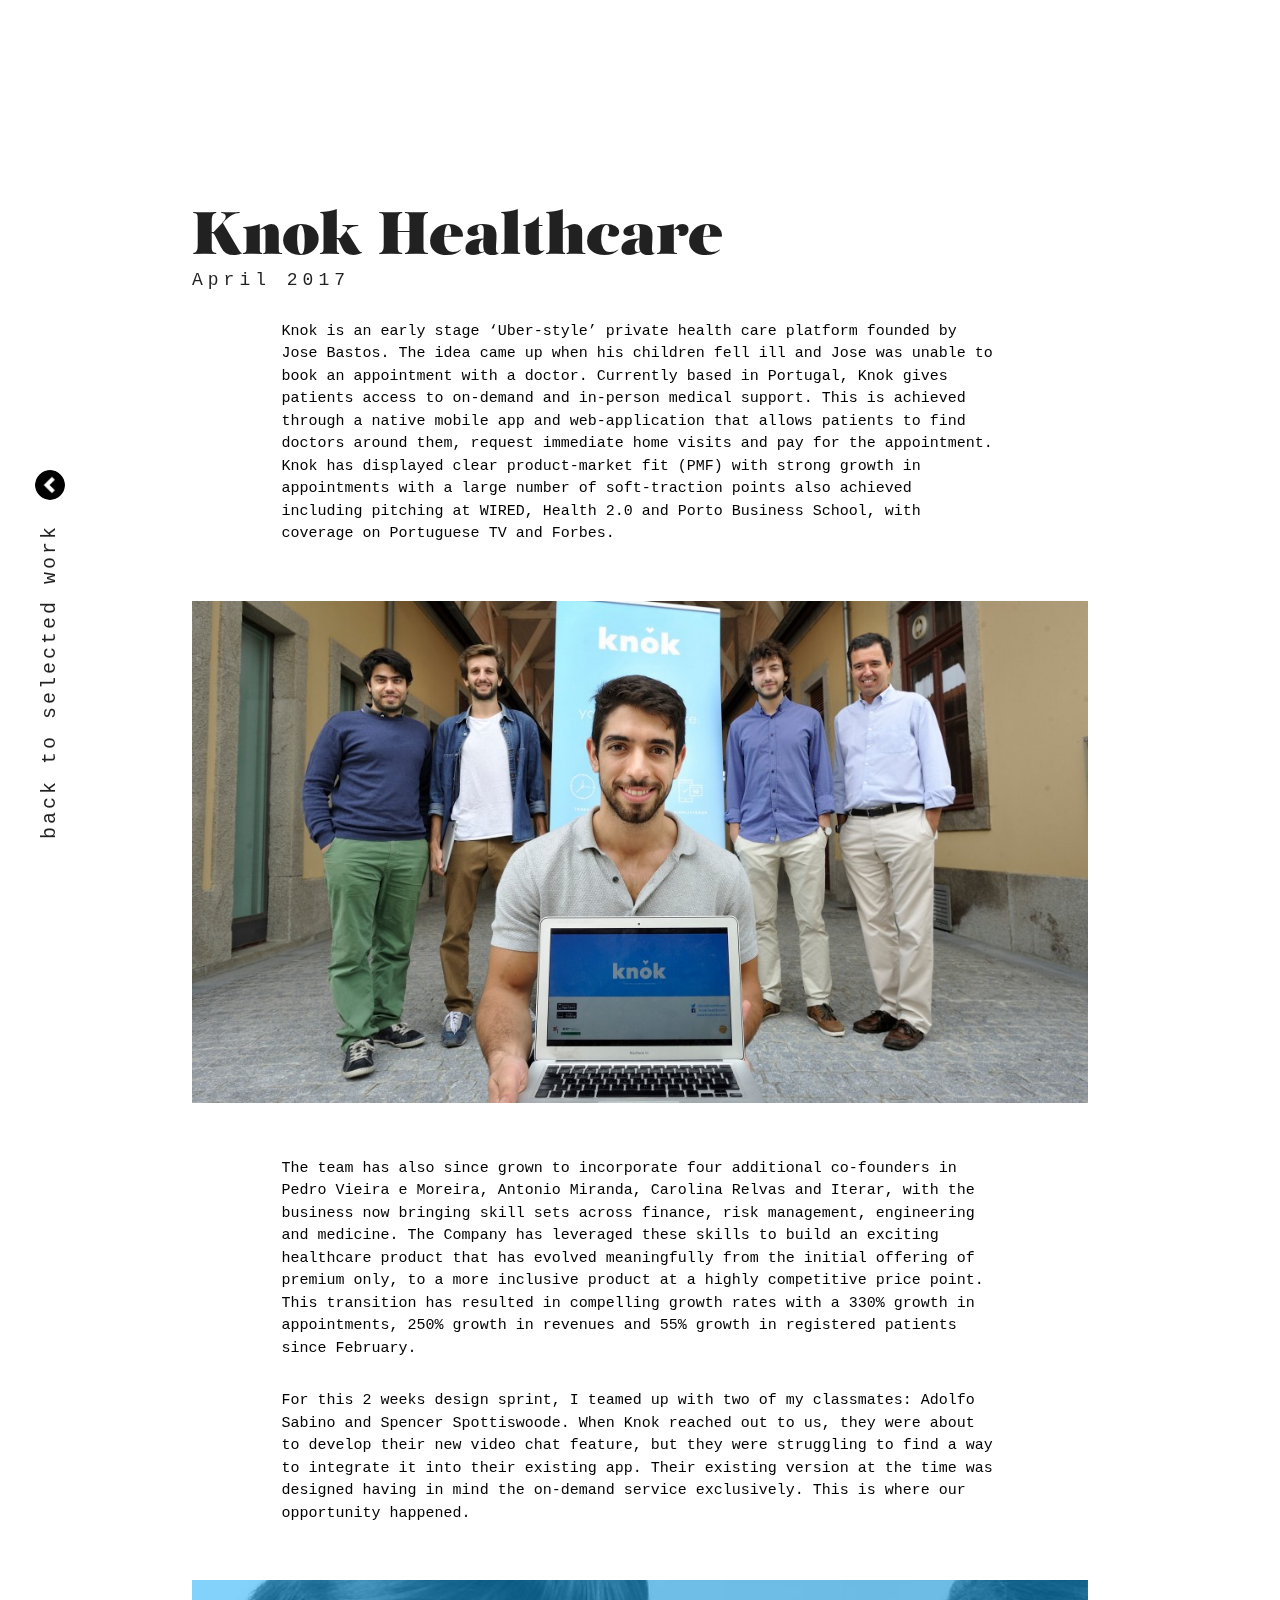
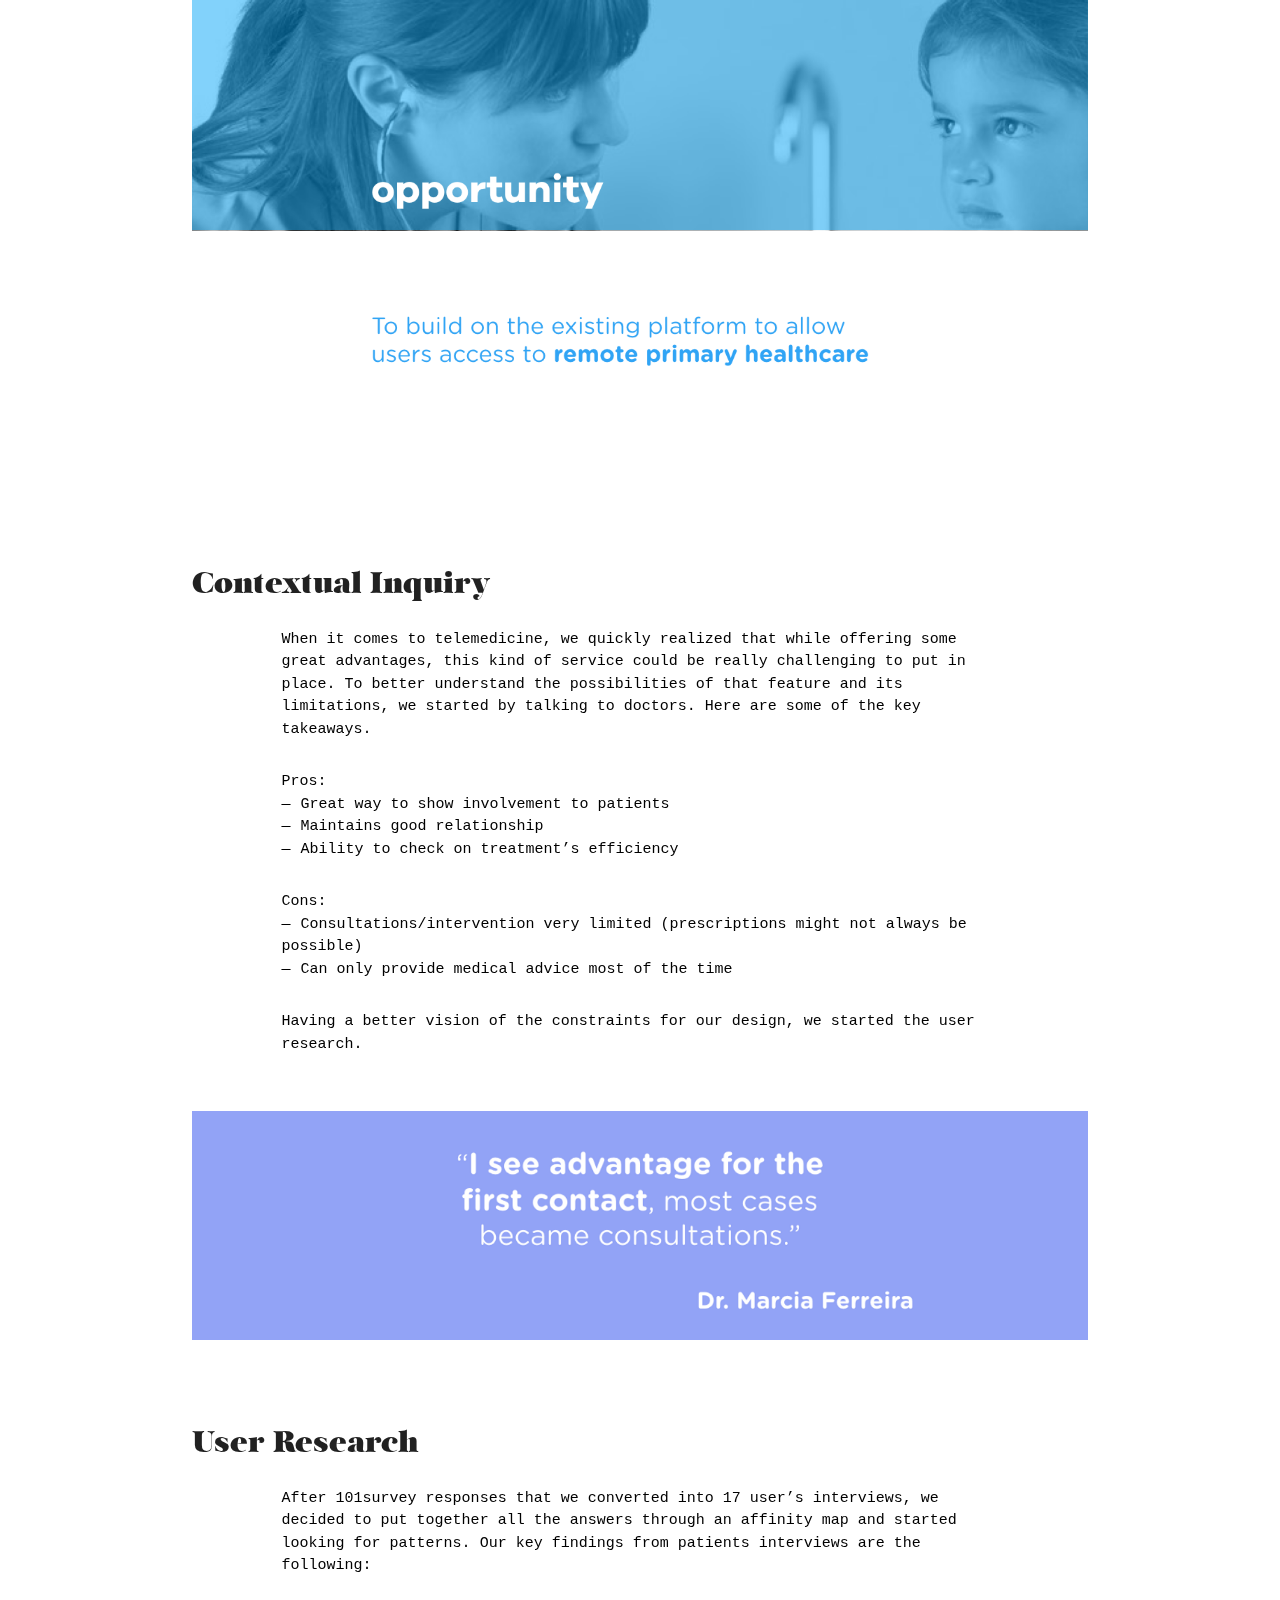
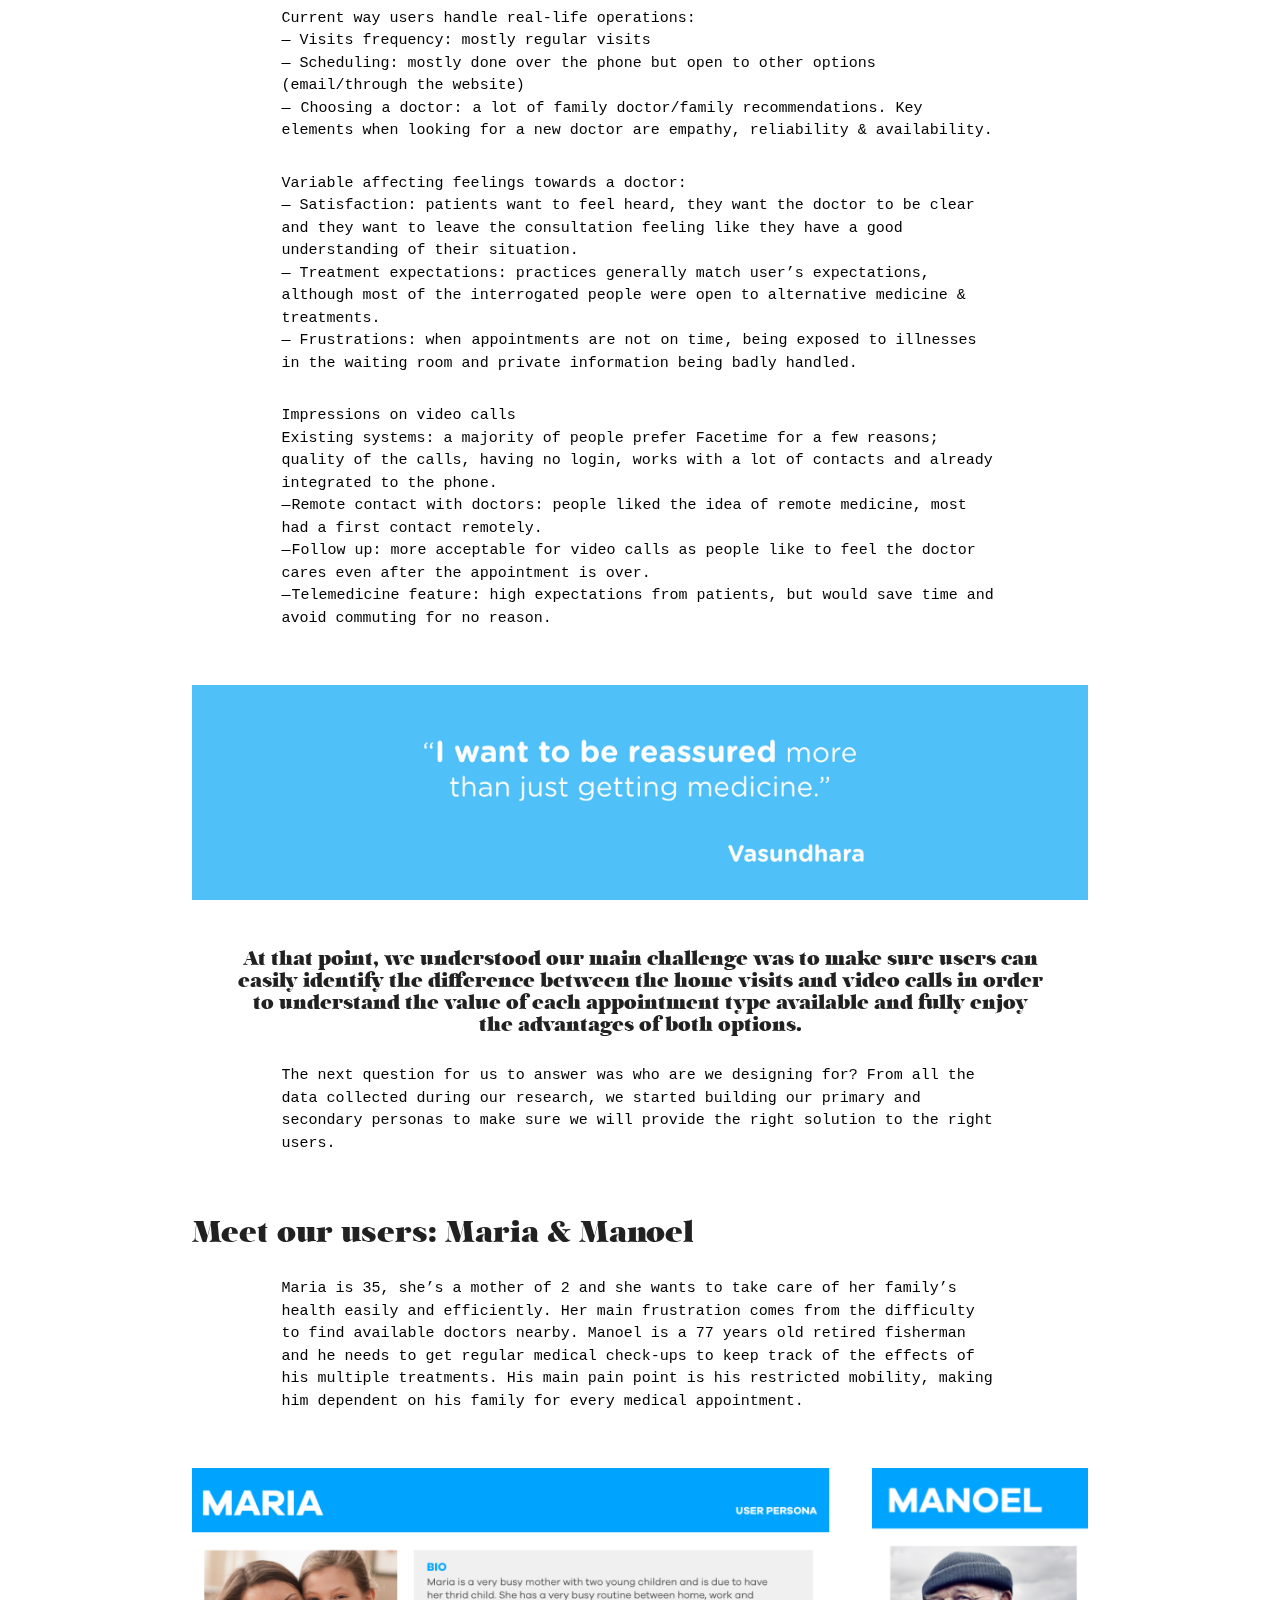
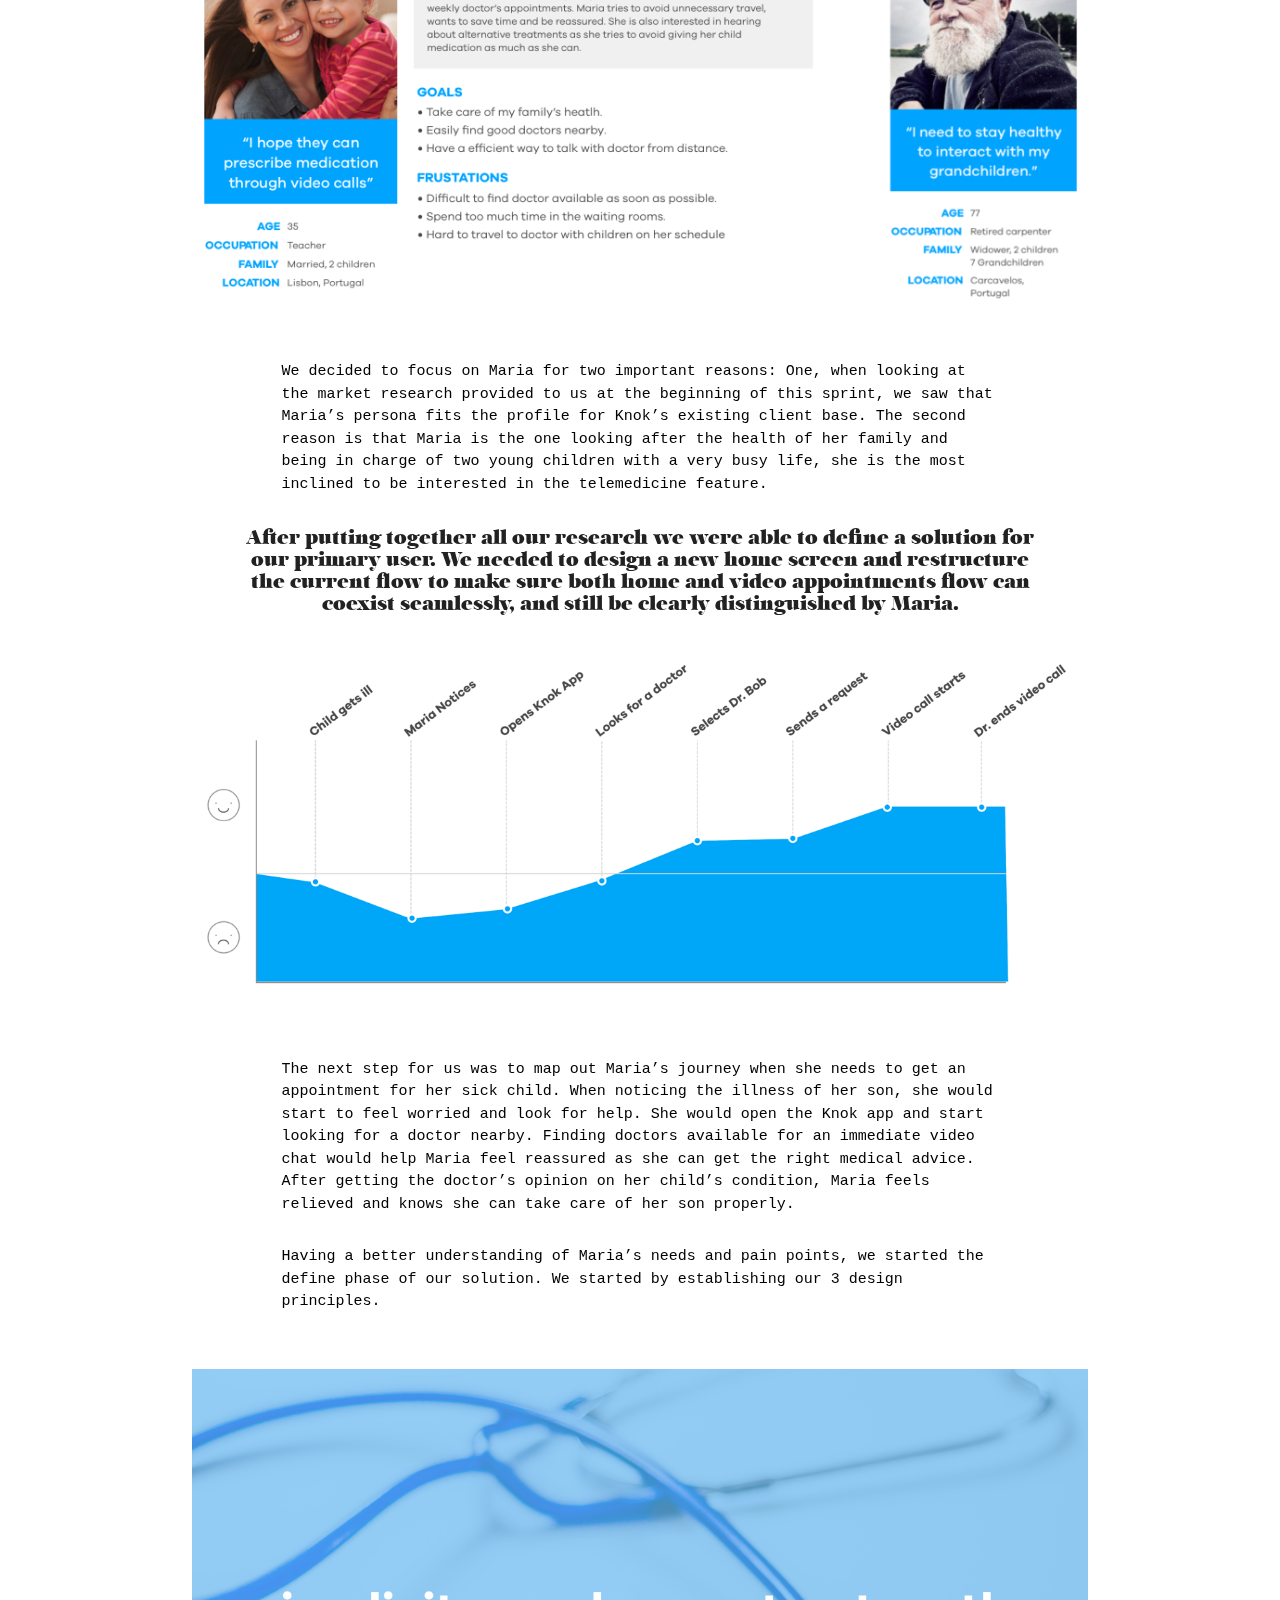
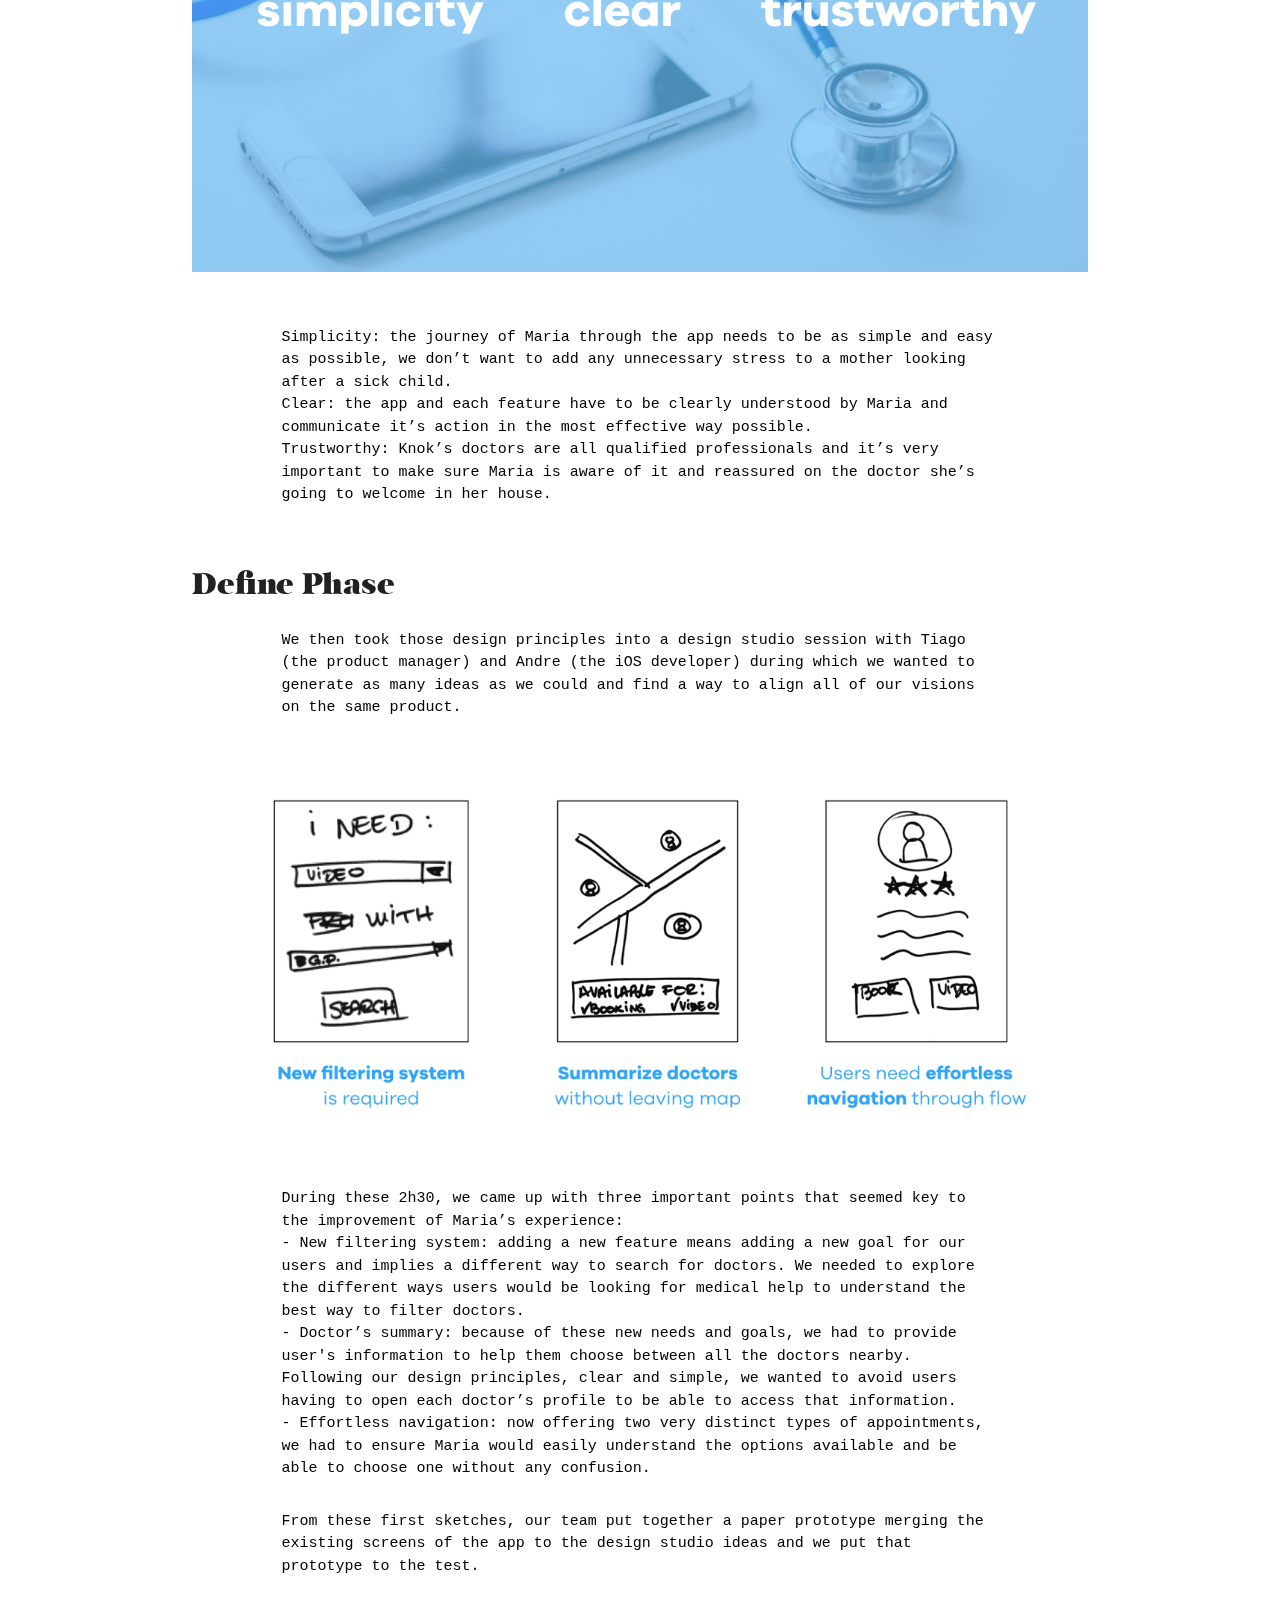
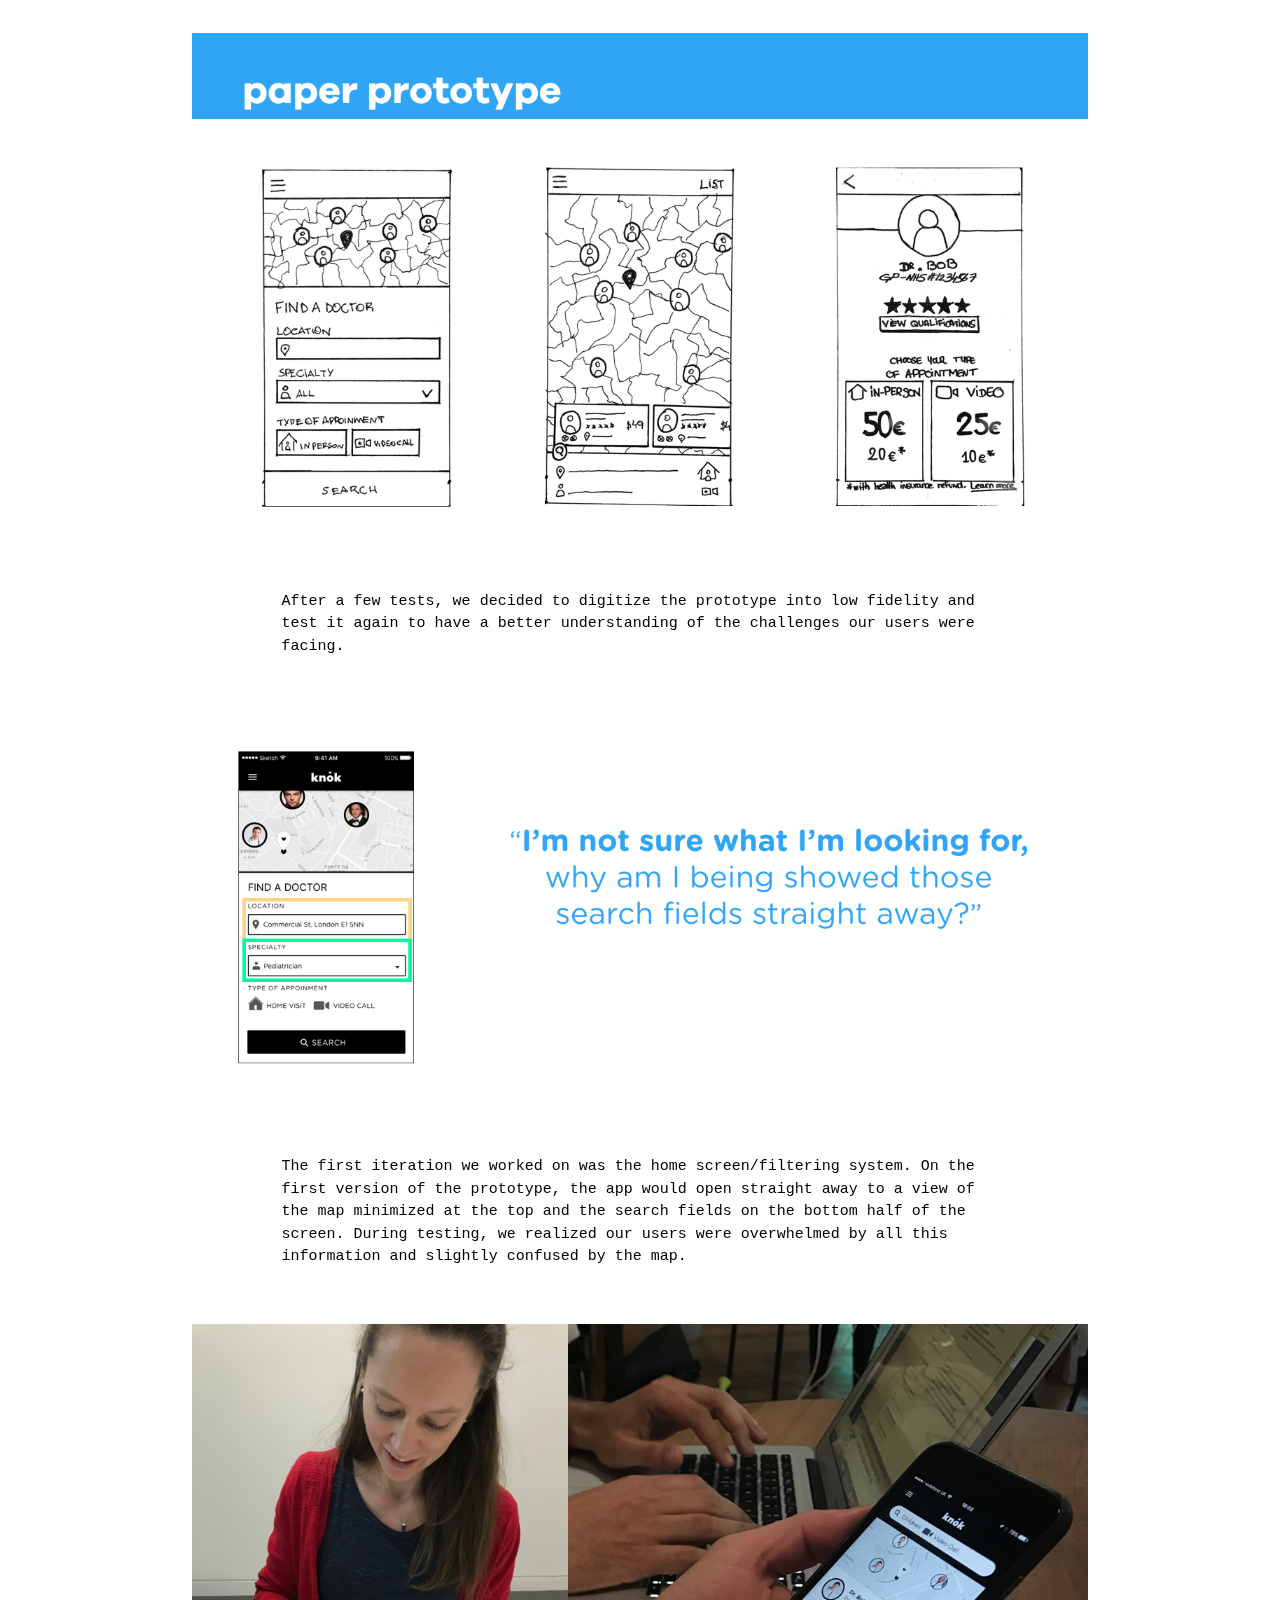
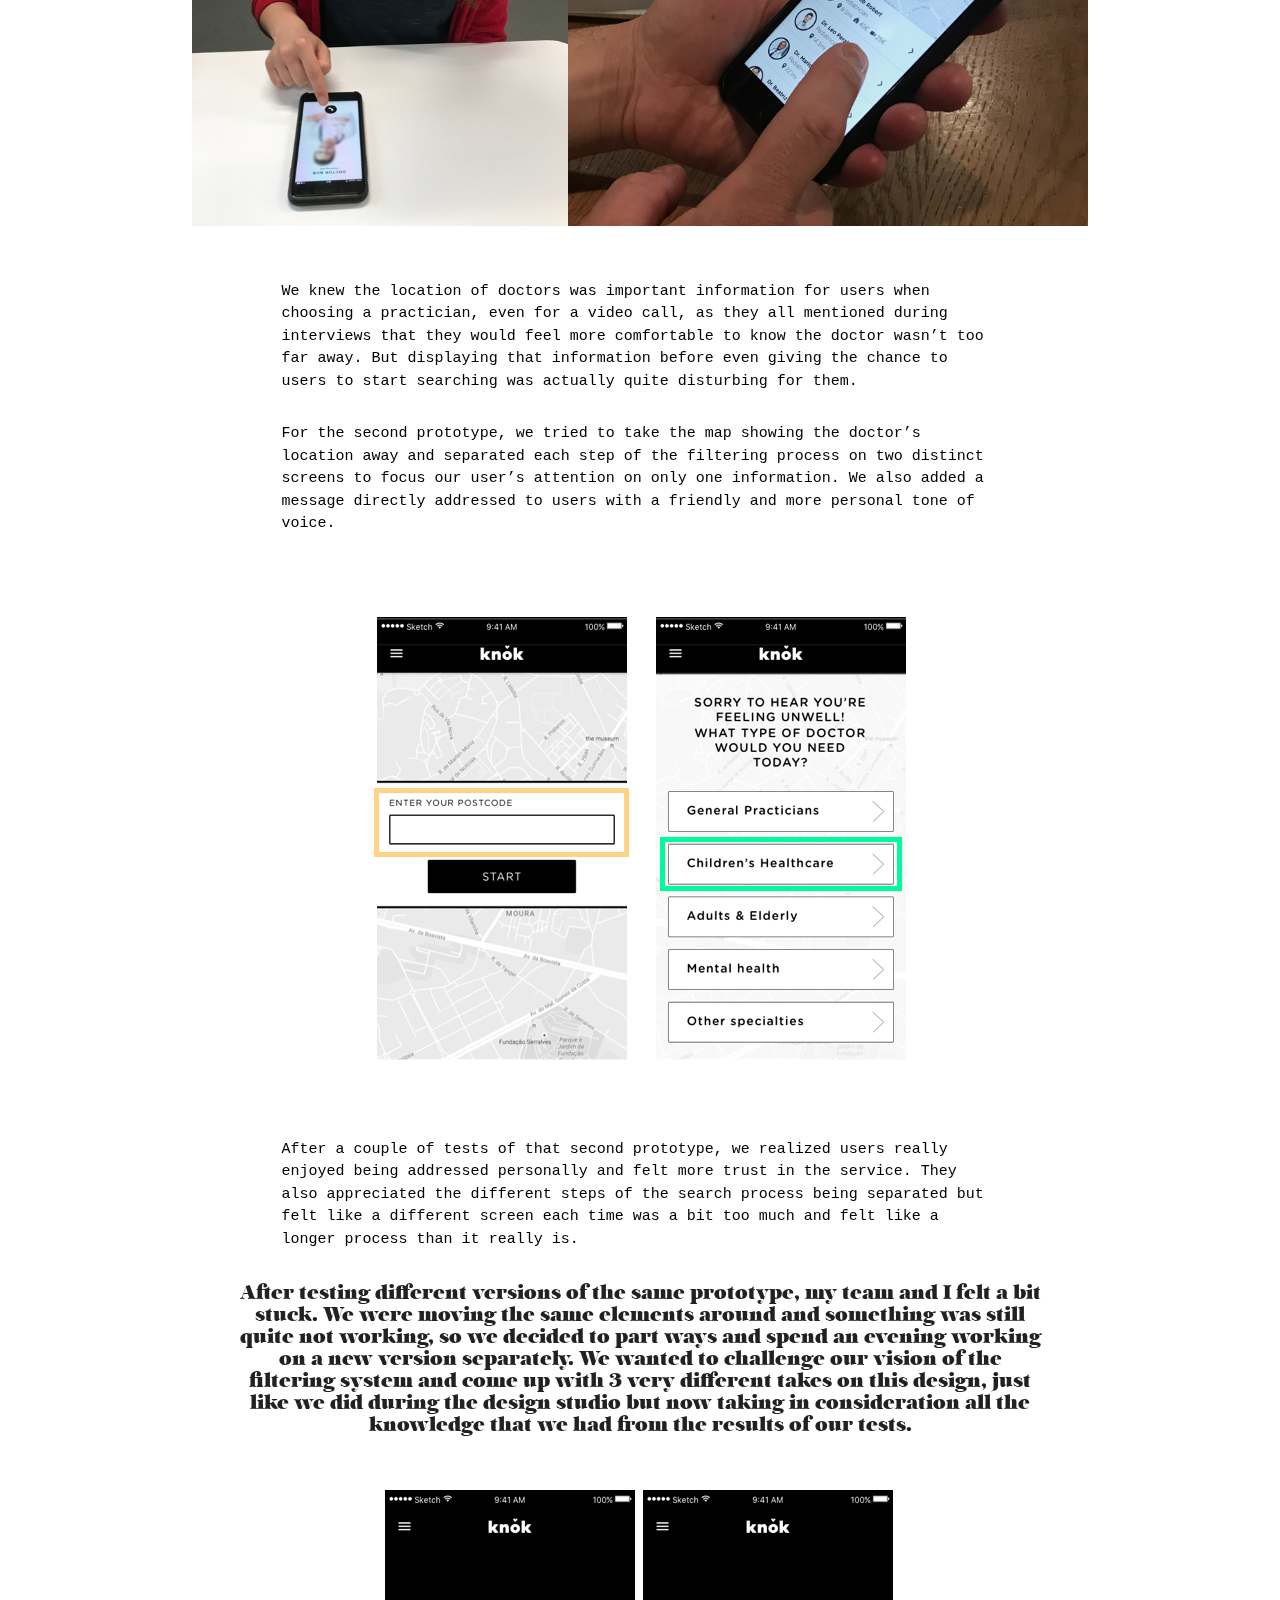
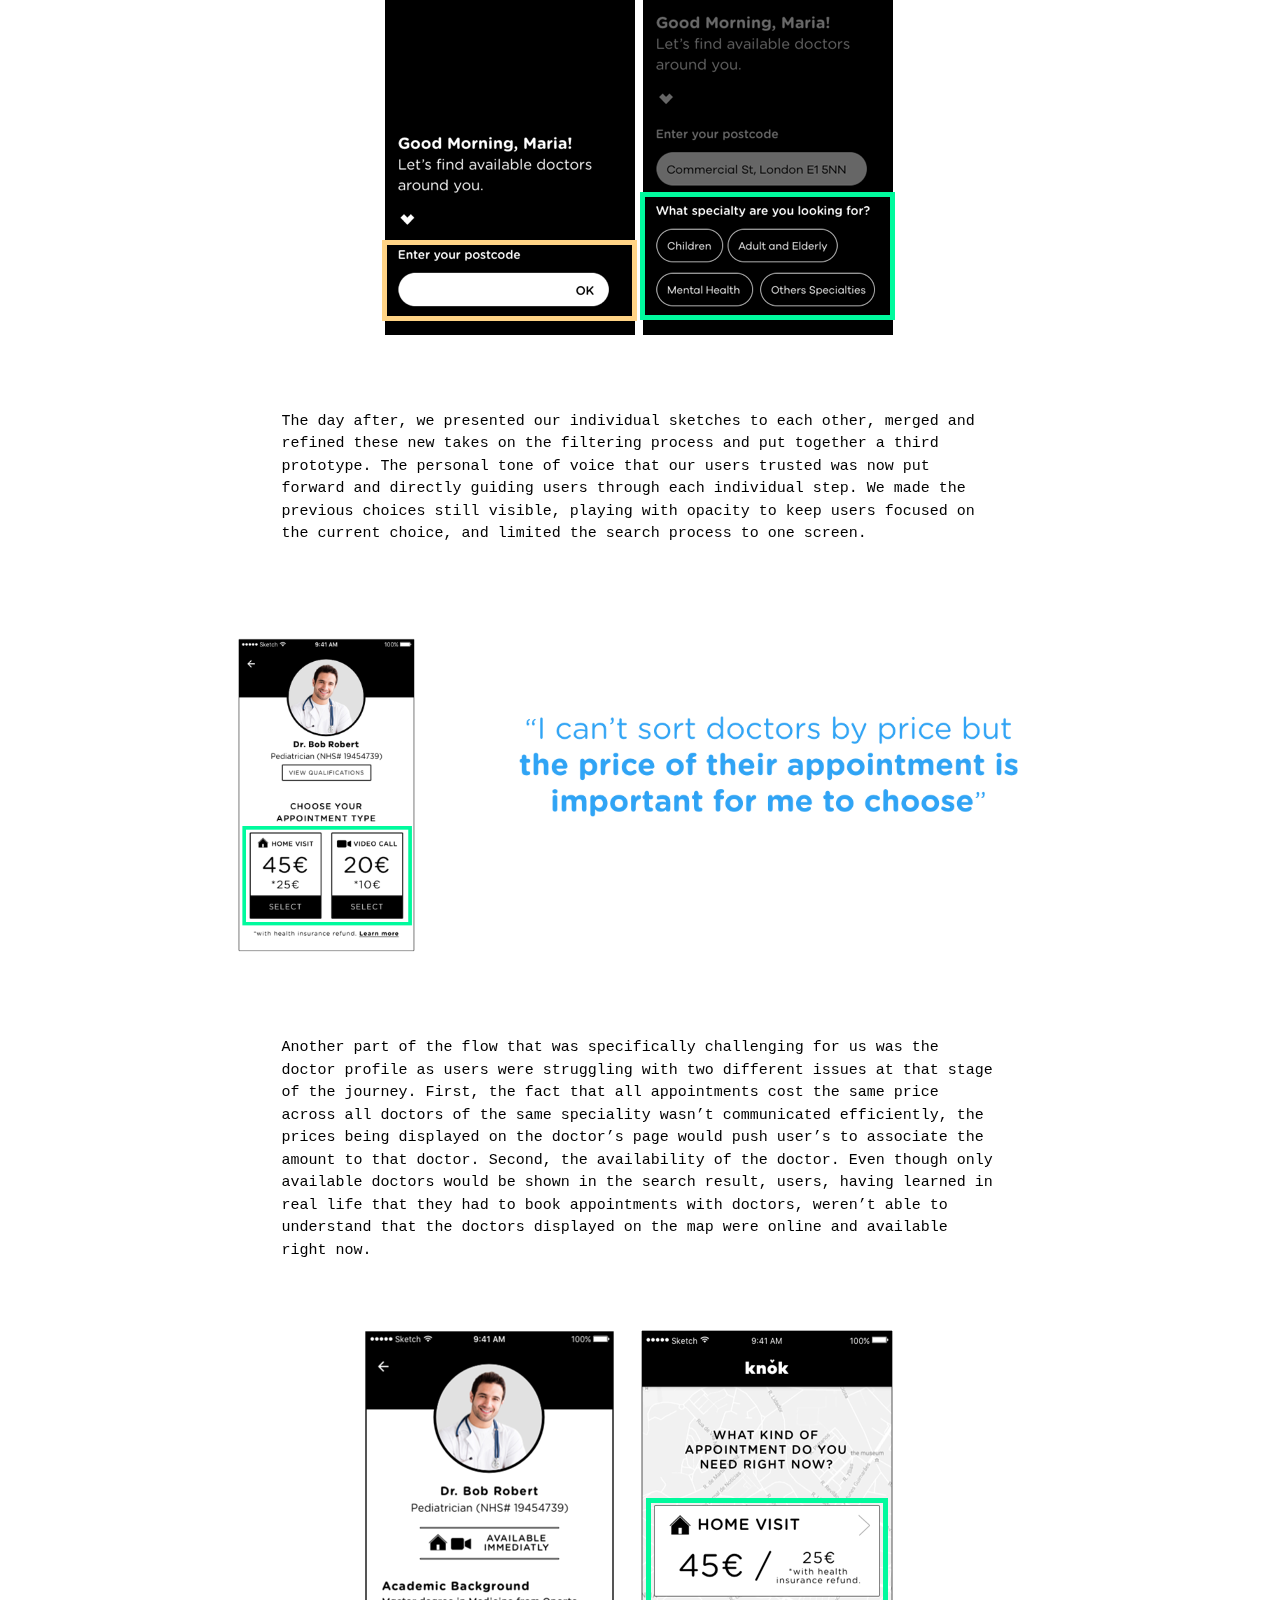
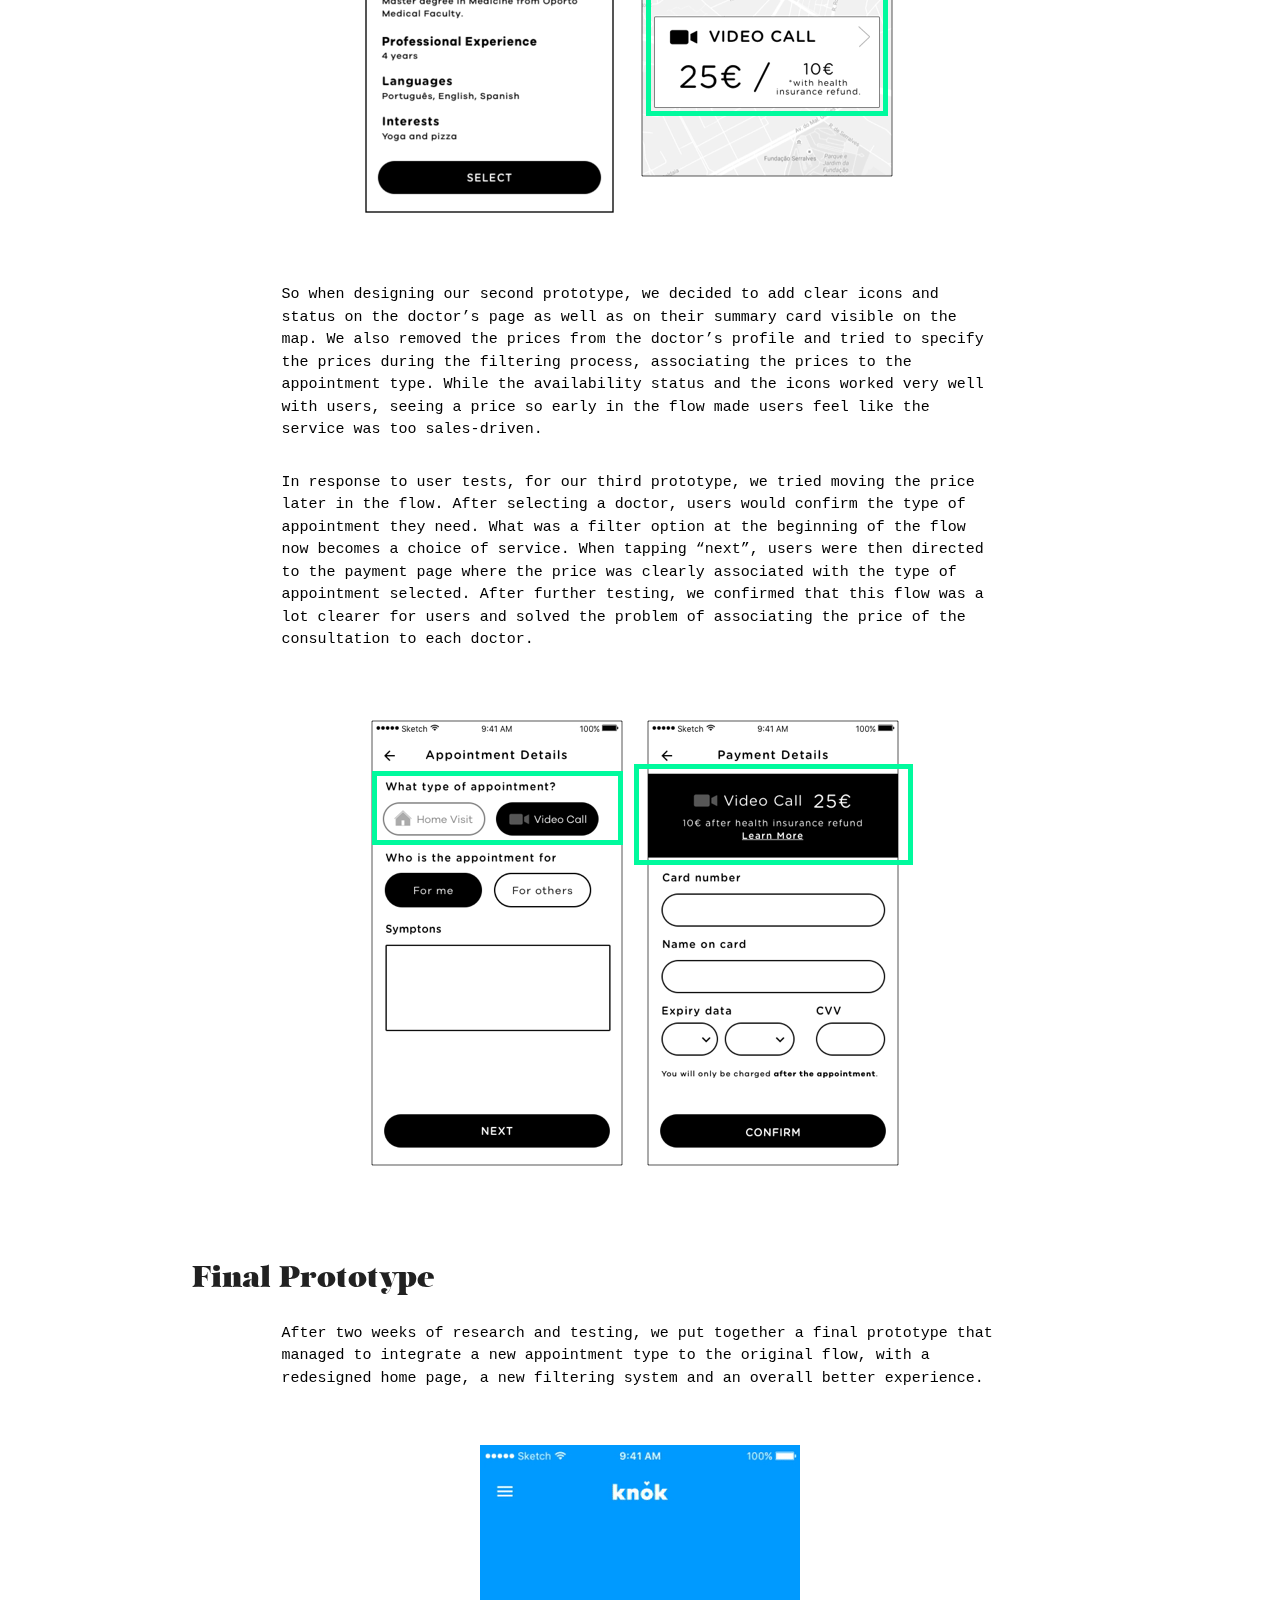
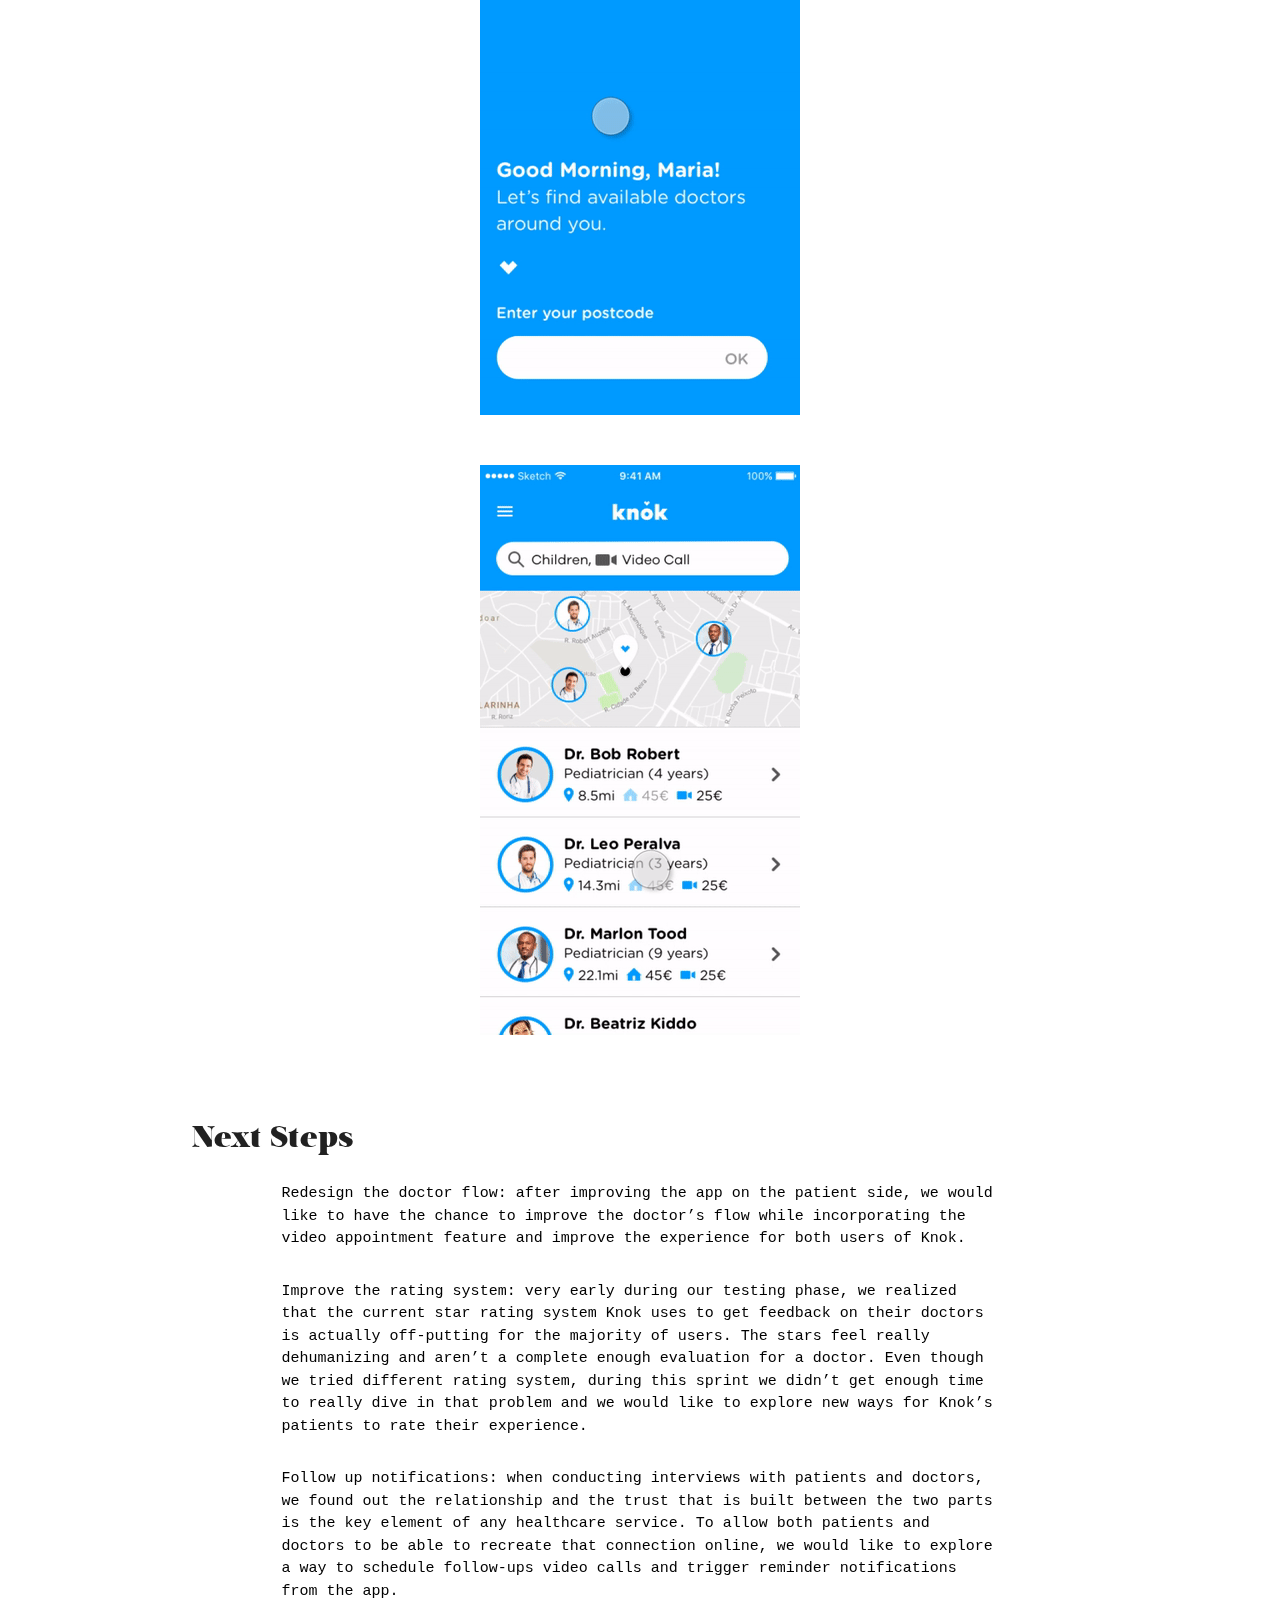
<file: knok.html>
<!DOCTYPE html>
<html lang="en" dir="ltr">
  <head>
    <!-- Global site tag (gtag.js) - Google Analytics -->
<script async src="https://www.googletagmanager.com/gtag/js?id=UA-107563874-1"></script>
<script>
  window.dataLayer = window.dataLayer || [];
  function gtag(){dataLayer.push(arguments);}
  gtag('js', new Date());

  gtag('config', 'UA-107563874-1');
</script>

    <meta charset="utf-8">
    <meta name="viewport" content="width=device-width">
    <title>Mariane Jobet - Experience Designer based in London</title>

    <link rel="stylesheet" href="./Salome-Regular-Webfont/stylesheet.css">
    <link rel="stylesheet" href="https://cdnjs.cloudflare.com/ajax/libs/materialize/1.0.0/css/materialize.min.css">
    <link rel="stylesheet" href="./style.css">
    <link rel="shortcut icon" href="./icons/favicon.ico" type="image/x-icon">
    <link rel="icon" href="./icons/favicon.ico" type="image/x-icon">

  </head>
  <body>

      <a href="./index.html">
        <img id="backicon" class="clickicon" src="./icons/back.png" alt="Back">
      </a>
      <h3 class="sidetitle"> back to selected work</h3>

      <div class="container">
        <div class="vertical-center">

          <div class="CaseStudy">
              <h1 id="hero-article" >Knok Healthcare</h1>
              <h2>April 2017 </h2>
              <p>Knok is an early stage ‘Uber-style’ private health care platform founded by Jose Bastos.
                The idea came up when his children fell ill and Jose was unable to book an appointment with
                a doctor. Currently based in Portugal, Knok gives patients access to on-demand and in-person
                medical support. This is achieved through a native mobile app and web-application that allows
                patients to find doctors around them, request immediate home visits and pay for the appointment.
                Knok has displayed clear product-market fit (PMF) with strong growth in appointments with a
                large number of soft-traction points also achieved including pitching at WIRED, Health 2.0 and
                Porto Business School, with coverage on Portuguese TV and Forbes.
              </p>

              <img src="./assets/knok-team.jpeg" alt="The team behind the Knok app">

              <p>The team has also since grown to incorporate four additional co-founders in Pedro Vieira e
                Moreira, Antonio Miranda, Carolina Relvas and Iterar, with the business now bringing skill sets
                across finance, risk management, engineering and medicine. The Company has leveraged these skills
                to build an exciting healthcare product that has evolved meaningfully from the initial offering
                of premium only, to a more inclusive product at a highly competitive price point. This transition
                has resulted in compelling growth rates with a 330% growth in appointments, 250% growth in revenues
                and 55% growth in registered patients since February.
              </p>
              <p>For this 2 weeks design sprint, I teamed up with two of my classmates: Adolfo Sabino and Spencer
                Spottiswoode. When Knok reached out to us, they were about to develop their new video chat feature,
                but they were struggling to find a way to integrate it into their existing app. Their existing
                version at the time was designed having in mind the on-demand service exclusively. This is
                where our opportunity happened.</p>

              <img src="./assets/knok1.png" alt="The opportunity">

              <h3>Contextual Inquiry</h3>
              <p>When it comes to telemedicine, we quickly realized that while offering some great
                advantages, this kind of service could be really challenging to put in place. To better
                understand the possibilities of that feature and its limitations, we started by talking to
                doctors. Here are some of the key takeaways.
              </p>
              <p>Pros:
                <br />—  Great way to show involvement to patients
                <br />—  Maintains good relationship
                <br />—  Ability to check on treatment’s efficiency
              </p>
              <p>Cons:
                <br />—  Consultations/intervention very limited (prescriptions might not always be possible)
                <br />—  Can only provide medical advice most of the time
              </p>
              <p>Having a better vision of the constraints for our design, we started the user research.</p>

              <img src="./assets/knok2.png" alt="Doctor's quote">

              <h3>User Research</h3>

              <p>After 101survey responses that we converted into 17 user’s interviews, we decided to put
                together all the answers through an affinity map and started looking for patterns. Our key
                findings from patients interviews are the following:
              </p>
              <p>Current way users handle real-life operations:
                <br />— Visits frequency: mostly regular visits
                <br />— Scheduling: mostly done over the phone but open to other options (email/through the website)
                <br />—  Choosing a doctor:  a lot of family doctor/family recommendations. Key elements when
                looking for a new doctor are  empathy, reliability & availability.
              </p>
              <p>Variable affecting feelings towards a doctor:
                <br />— Satisfaction: patients want to feel heard, they want the doctor to be clear and they
                want to leave the consultation feeling like they have a good understanding of their situation.
                <br />— Treatment expectations: practices generally match user’s expectations, although most of
                the interrogated people were open to alternative medicine & treatments.
                <br />— Frustrations: when  appointments are not on time , being exposed to illnesses in the
                waiting room and private information being badly handled.
              </p>
              <p>Impressions on video calls
                <br />Existing systems: a majority of people prefer Facetime for a few reasons; quality of
               the calls, having no login, works with a lot of contacts and already integrated to the phone.
                <br />— Remote contact with doctors: people liked the idea of remote medicine, most had a
                first contact remotely.
                <br />— Follow up: more acceptable for video calls as people like to feel the doctor cares
                even after the appointment is over.
                <br />— Telemedicine feature: high expectations from patients, but would save time and avoid
               commuting for no reason.
             </p>

             <img src="./assets/knok3.png" alt="Patient's quote">

             <h4>At that point, we understood our main challenge was to make sure users can easily identify
               the difference between the home visits and video calls in order to understand the value of each
               appointment type available and fully enjoy the advantages of both options.
             </h4>

             <p>The next question for us to answer was who are we designing for? From all the data collected
                during our research, we started building our primary and secondary personas to make sure we will
                provide the right solution to the right users.
             </p>

             <h3>Meet our users: Maria & Manoel</h3>
             <p>Maria is 35, she’s a mother of 2 and she wants to take care of her family’s health easily and
               efficiently. Her main frustration comes from the difficulty to find available doctors nearby.
               Manoel is a 77 years old retired fisherman and he needs to get regular medical check-ups to
               keep track of the effects of his multiple treatments. His main pain point is his restricted
               mobility, making him dependent on his family for every medical appointment.
             </p>

             <img src="./assets/knok4.png" alt="Patient's quote">
             <p>We decided to focus on Maria for two important reasons: One, when looking at the market
               research provided to us at the beginning of this sprint, we saw that Maria’s persona fits
               the profile for Knok’s existing client base. The second reason is that Maria is the one looking
               after the health of her family and being in charge of two young children with a very busy life,
               she is the most inclined to be interested in the telemedicine feature.
             </p>

             <h4>After putting together all our research we were able to define a solution for our primary
               user. We needed to design a new home screen and restructure the current flow to make sure both
               home and video appointments flow can coexist seamlessly, and still be clearly distinguished by Maria.
             </h4>

             <img src="./assets/knok5.png" alt="User journey">

             <p>The next step for us was to map out Maria’s journey when she needs to get an appointment
               for her sick child. When noticing the illness of her son, she would start to feel worried
               and look for help. She would open the Knok app and start looking for a doctor nearby.
               Finding doctors available for an immediate video chat would help Maria feel reassured as
               she can get the right medical advice. After getting the doctor’s opinion on her child’s
               condition, Maria feels relieved and knows she can take care of her son properly.
             </p>
             <p>Having a better understanding of Maria’s needs and pain points, we started the define phase
               of our solution. We started by establishing our 3 design principles.
             </p>

             <img src="./assets/knok6.png" alt="Design Principles">

             <p>Simplicity: the journey of Maria through the app needs to be as simple and easy as possible,
               we don’t want to add any unnecessary stress to a mother looking after a sick child.
               <br />Clear: the app and each feature have to be clearly understood by Maria and communicate
               it’s action in the most effective way possible.
               <br />Trustworthy: Knok’s doctors are all qualified professionals and it’s very important to
               make sure Maria is aware of it and reassured on the doctor she’s going to welcome in her house.
             </p>

            <h3>Define Phase</h3>
            <p>We then took those design principles into a design studio session with Tiago (the product
              manager) and Andre (the iOS developer) during which we wanted to generate as many ideas as we
              could and find a way to align all of our visions on the same product.
            </p>

            <img src="./assets/knok7.png" alt="Design Studio Key Takeaways">

            <p>During these 2h30, we came up with three important points that seemed key to the improvement
              of Maria’s experience:
              <br />- New filtering system: adding a new feature means adding a new goal for our users
              and implies a different way to search for doctors. We needed to explore the different ways
              users would be looking for medical help to understand the best way to filter doctors.
              <br />- Doctor’s summary: because of these new needs and goals, we had to provide user's
              information to help them choose between all the doctors nearby. Following our design principles,
              clear and simple, we wanted to avoid users having to open each doctor’s profile to be able to
              access that information.
              <br />- Effortless navigation: now offering two very distinct types of appointments, we had
              to ensure Maria would easily understand the options available and be able to choose one without
              any confusion.
            </p>
            <p>From these first sketches, our team put together a paper prototype merging the existing screens
              of the app to the design studio ideas and we put that prototype to the test.
            </p>

            <img src="./assets/knok8.png" alt="Paper Prototype">

            <p>After a few tests, we decided to digitize the prototype into low fidelity and test it again
              to have a better understanding of the challenges our users were facing.
            </p>

            <img src="./assets/knok9.png" alt="Paper Prototype - user feedback">

            <p>The first iteration we worked on was the home screen/filtering system. On the first version
              of the prototype, the app would open straight away to a view of the map minimized at the top
              and the search fields on the bottom half of the screen. During testing, we realized our users
              were overwhelmed by all this information and slightly confused by the map.
            </p>

            <img src="./assets/knok10.png" alt="User Testing">

            <p>We knew the location of doctors was important information for users when choosing a practician,
               even for a video call, as they all mentioned during interviews that they would feel more
               comfortable to know the doctor wasn’t too far away. But displaying that information before even
               giving the chance to users to start searching was actually quite disturbing for them.
            </p>
            <p>For the second prototype, we tried to take the map showing the doctor’s location away and
              separated each step of the filtering process on two distinct screens to focus our user’s attention
              on only one information. We also added a message directly addressed to users with a friendly
              and more personal tone of voice.
            </p>

            <img src="./assets/knok11.png" alt="Prototype v2">

            <p>After a couple of tests of that second prototype, we realized users really enjoyed being
              addressed personally and felt more trust in the service. They also appreciated the different
              steps of the search process being separated but felt like a different screen each time was a
              bit too much and felt like a longer process than it really is.
            </p>
            <h4>After testing different versions of the same prototype, my team and I felt a bit stuck.
              We were moving the same elements around and something was still quite not working, so we decided
              to part ways and spend an evening working on a new version separately. We wanted to challenge
              our vision of the filtering system and come up with 3 very different takes on this design,
              just like we did during the design studio but now taking in consideration all the knowledge
              that we had from the results of our tests.
            </h4>

            <img src="./assets/knok12.png" alt="Prototype v3">

            <p>The day after, we presented our individual sketches to each other, merged and refined these
              new takes on the filtering process and put together a third prototype. The personal tone of
              voice that our users trusted was now put forward and directly guiding users through each
              individual step. We made the previous choices still visible, playing with opacity to keep users
              focused on the current choice, and limited the search process to one screen.
            </p>

            <img src="./assets/knok13.png" alt="Prototype v3 - user feedback">

            <p>Another part of the flow that was specifically challenging for us was the doctor profile as
              users were struggling with two different issues at that stage of the journey. First, the fact
              that all appointments cost the same price across all doctors of the same speciality wasn’t
              communicated efficiently, the prices being displayed on the doctor’s page would push user’s to
              associate the amount to that doctor. Second, the availability of the doctor. Even though only
              available doctors would be shown in the search result, users, having learned in real life that
              they had to book appointments with doctors, weren’t able to understand that the doctors displayed
              on the map were online and available right now.
            </p>

            <img src="./assets/knok14.png" alt="Prototype v4">

            <p>So when designing our second prototype, we decided to add clear icons and status on the doctor’s
               page as well as on their summary card visible on the map. We also removed the prices from the
               doctor’s profile and tried to specify the prices during the filtering process, associating the
               prices to the appointment type. While the availability status and the icons worked very well with users,
               seeing a price so early in the flow made users feel like the service was too sales-driven.
            </p>
            <p>In response to user tests, for our third prototype, we tried moving the price later in the flow.
               After selecting a doctor, users would confirm the type of appointment they need. What was a
               filter option at the beginning of the flow now becomes a choice of service. When tapping
               “next”, users were then directed to the payment page where the price was clearly associated
               with the type of appointment selected. After further testing, we confirmed that this flow was a
               lot clearer for users and solved the problem of associating the price of the consultation to
               each doctor.
            </p>

            <img src="./assets/knok15.png" alt="Prototype v5">

            <h3>Final Prototype</h3>
            <p>After two weeks of research and testing, we put together a final prototype that managed to
              integrate a new appointment type to the original flow, with a redesigned home page, a new filtering
              system and an overall better experience.
            </p>

            <img src="./assets/knok16.gif" alt="Final prototype">
            <img src="./assets/knok17.gif" alt="Final prototype">

            <h3>Next Steps</h3>
            <p>Redesign the doctor flow: after improving the app on the patient side, we would like to have the
              chance to improve the doctor’s flow while incorporating the video appointment feature and improve
              the experience for both users of Knok.
            </p>
            <p>Improve the rating system: very early during our testing phase, we realized that the current star
              rating system Knok uses to get feedback on their doctors is actually off-putting for the majority
              of users. The stars feel really dehumanizing and aren’t a complete enough evaluation for a doctor.
              Even though we tried different rating system, during this sprint we didn’t get enough time to
              really dive in that problem and we would like to explore new ways for Knok’s patients to rate their
              experience.
            </p>
            <p>Follow up notifications: when conducting interviews with patients and doctors, we found out the
              relationship and the trust that is built between the two parts is the key element of any healthcare
              service. To allow both patients and doctors to be able to recreate that connection online, we would
              like to explore a way to schedule follow-ups video calls and trigger reminder notifications from
              the app.
            </p>
            <p>On-boarding: now offering a new service, we would like to help Knok educate their new users
              about the functionalities the app offers.
            </p>

            <h2>
            <a href="https://invis.io/5RBJ5N972#/228153281_01-1_HOME" class="inlinelink" target="_blank">Clickable Prototype</a>
            </h2>
          </div>
        </div>
      </div>


      <div id="footer">
        <div class="container">
          <div class="vertical-center">
            <div class="DIVIDER-Gradient"></div>
            <h1>You used to be able <br> to call me on my cellphone</h1>
            <p>But my number ended on a marketing list and too many people tried to sell me microwaves.
              So if you have any questions, opportunities or projects you would like to discuss,
              just send me an email and we can have a chat.</p>
            <a href="mailto:hello@mariane.co.uk?subject=Nice%20to%20meet%20you%20👋" class="inlinelink" target="_blank">hello@mariane.co.uk</a>
            <p>You can read what people have to say <a href="./about.html" class="inlinelink">about me,</a> or meet me on social media:</p>
            <a href="http://linkedin.com/in/mariane-jobet" style="padding-right: 15px;" target="_blank">
              <img class="clickicon" src="./icons/linkedin_circle_black.png" alt="LinkedIn"></a>
            <a href="https://twitter.com/Nabiriane" style="padding-right: 15px;" target="_blank">
              <img class="clickicon" src="./icons/TwitterLogo.png" alt="Twitter"></a>
          </div>
        </div>
      </div>
  </body>
</html>
</file>
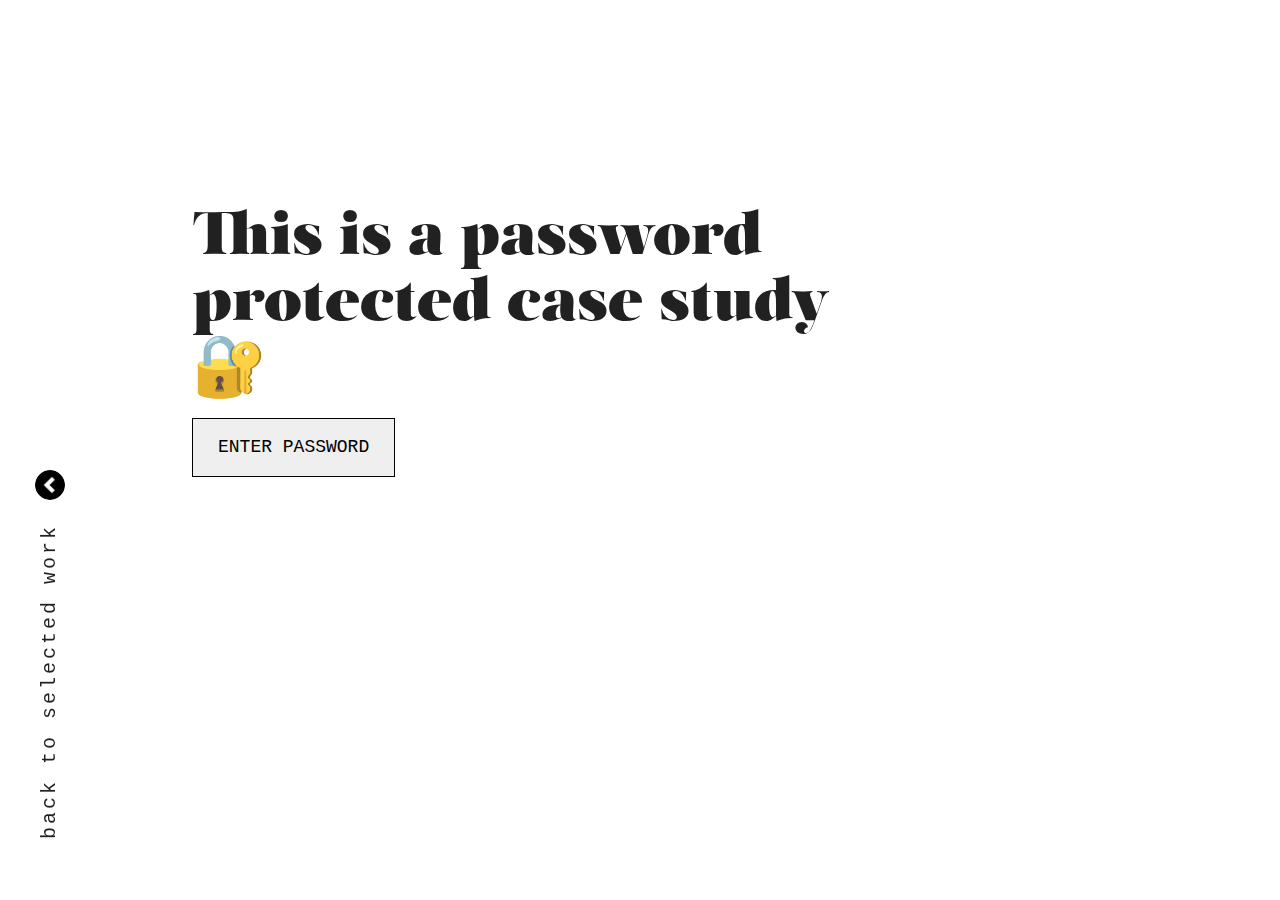
<file: password-google.html>
<!DOCTYPE html>
<html lang="en" dir="ltr">
  <head>
    <!-- Global site tag (gtag.js) - Google Analytics -->
<script async src="https://www.googletagmanager.com/gtag/js?id=UA-107563874-1"></script>
<script>
  window.dataLayer = window.dataLayer || [];
  function gtag(){dataLayer.push(arguments);}
  gtag('js', new Date());

  gtag('config', 'UA-107563874-1');
</script>

    <meta charset="utf-8">
    <meta name="viewport" content="width=device-width">
    <title>Mariane Jobet - Experience Designer based in London</title>

    <link rel="stylesheet" href="./Salome-Regular-Webfont/stylesheet.css">
    <link rel="stylesheet" href="https://cdnjs.cloudflare.com/ajax/libs/materialize/1.0.0/css/materialize.min.css">
    <link rel="stylesheet" href="./style.css">
    <link rel="shortcut icon" href="./icons/favicon.ico" type="image/x-icon">
    <link rel="icon" href="./icons/favicon.ico" type="image/x-icon">

    <script>
        function passWord() {
        var testV = 1;
        var pass1 = prompt('Please Enter The Password','');
        while (testV < 3) {
        if (!pass1)
        history.go(-1);
        if (pass1.toLowerCase() == "marianepet2018") {
        window.open('http://www.mariane.co.uk/google-design.html');
        break;
        }
        testV+=1;
        var pass1 =
        prompt('Access Denied - Password Incorrect, Please Try Again.','');
        }
        if (pass1.toLowerCase()!="marianepet2018" & testV ==3)
        history.go(-1);
        return " ";
        }
    </script>

  </head>
  <body>

    <a href="./index.html">
      <img id="backicon" class="clickicon" src="./icons/back.png" alt="Back">
    </a>
    <h3 class="sidetitle"> back to selected work</h3>

    <div class="container">
      <div class="vertical-center">
        <h1 id="hero-article">This is a password <br />protected case study 🔐</h1>
        <button type="button" class="calltoaction" onClick="passWord()">Enter password</button>
      </div>
    </div>


  </body>
</html>
</file>
<file: Salome-Regular-Webfont/stylesheet.css>
/* Generated by Font Squirrel (https://www.fontsquirrel.com) on October 18, 2016 */



@font-face {
    font-family: 'salomeregular';
    src: url('./salome-webfont.eot');
    src: url('./salome-webfont.eot?#iefix') format('embedded-opentype'),
         url('./salome-webfont.woff2') format('woff2'),
         url('./salome-webfont.woff') format('woff'),
         url('./salome-webfont.ttf') format('truetype'),
         url('./salome-webfont.svg#salomeregular') format('svg');
    font-weight: normal;
    font-style: normal;

}
</file>
<file: style.css>
@font-face {
font-family: 'Salome';
src: url("./Salome-Regular-Webfont/salome-webfont.eot");
src:
url("./Salome-Regular-Webfont/salome-webfont.woff") format("woff"),
url("./Salome-Regular-Webfont/salome-webfont.ttf") format("opentype"),
url("./Salome-Regular-Webfont/salome-webfont.svg") format("svg");
}

@-webkit-keyframes Mariane {
    0%{background-position:0% 50%}
    50%{background-position:100% 50%}
    100%{background-position:0% 50%}
}
@keyframes Mariane {
    0%{background-position:0% 50%}
    50%{background-position:100% 50%}
    100%{background-position:0% 50%}
}

#backicon {
  position: fixed;
  z-index: 1;
  margin: 0px 0px 400px 35px;
  max-height: 30px;
  max-width: 30px;
  bottom: 0px;
}

.calltoaction {
  margin-top: 20px;
  margin-bottom: 20px;
  font-family: 'Courier';
  color: black;
  font-weight: 100;
  font-size: 18px;
  text-align: center;
  text-transform: uppercase;
  padding: 18px 25px 18px 25px;
  border: solid;
  border-color: black;
  border-width: 1px;
}

.calltoaction:hover {
  color: white;
  border-color: white;
  background: linear-gradient(270deg, #56CEF4,#00FF13);
  background-size: 500% 500%;
  -webkit-animation: Mariane 1s ease infinite;
  animation: Mariane 1s ease infinite;
}

.calltoaction:focus {
  background-color: white;
}

.container {
  position: relative;
}

#hero-article {
  margin-top: 200px;
}

.CaseStudy p {
  max-width: 80%;
  margin-top: 30px;
  margin-bottom: 30px;
  margin-left: auto;
  margin-right: auto;
}

.CaseStudy img {
  max-width: 100%;
  padding-top: 25px;
  padding-bottom: 25px;
  margin-left: auto;
  margin-right: auto;
  display: block;
}

.clickicon{
  max-height: 40px;
  max-width: 40px;
  background-color: white;
  border-radius: 50%;
}

.clickicon:hover {
  color: white;
  border: none;
  background: linear-gradient(270deg, #56CEF4,#00FF13);
  background-size: 500% 500%;
  -webkit-animation: Mariane 1s ease infinite;
  animation: Mariane 1s ease infinite;
}

.container {

}

.credit-name {
  font-family: 'Salome';
  font-size: 16px;
  color: #000000;
  text-decoration: underline;
}

.credit-name:hover {
  background: linear-gradient(270deg, #56CEF4,#00FF13);
  background-size: 500% 500%;
  -webkit-background-clip: text;
  -webkit-text-fill-color: transparent;

  -webkit-animation: Mariane 1s ease infinite;
  animation: Mariane 1s ease infinite;
}

.credit-title {
  font-family: 'Courier';
  font-size: 14px;
  font-weight: 500;
  letter-spacing: 5px;
}

.DIVIDER-Gradient {
  width: 120px;
  height: 15px;
  border: 0px;
  margin-top: 100px;
  margin-bottom: 100px;
  box-sizing: border-box;
  background: linear-gradient(270deg, #56CEF4,#00FF13);
  background-size: 500% 500%;
  -webkit-animation: Mariane 1s ease infinite;
  animation: Mariane 1s ease infinite;
}

.DIVIDER-Thin {
  width: 80%;
  height: 3px;
  margin-top: 180px;
  margin-bottom: 180px;
  border: 0px;
  box-sizing: border-box;
  background: linear-gradient(270deg, #56CEF4,#00FF13);
}


#footer {
  padding-top: 70px;
  padding-bottom: 90px;
}

#footer .container {
  margin-top: 0px;
  margin-bottom: 0px;
}

h1 {
  font-family: 'Salome';
  font-size: 60px;
  max-width: 80%;
  margin: 0px 0px 0px 0px;
}

h2 {
  font-family: 'Courier';
  font-size: 18px;
  font-weight: 500;
  letter-spacing: 5px;
  margin: 5px 0px 30px 0px;
}

h3 {
  font-family: 'Salome';
  font-size: 30px;
  margin: 60px 0px 15px 0px;
}

h4 {
  font-family: 'Salome';
  font-size: 20px;
  text-align: center;
  margin-left: 5%;
  margin-right: 5%;
}

#hero {
  margin-top: 0px;
  padding-top: 150px;
  padding-bottom: 50px;
  background-color: white;
}

.inlinelink {
  font-family: 'Salome';
  font-size: 16px;
  color: #000000;
  text-decoration: underline;
}

.inlinelink:hover {
  background: linear-gradient(270deg, #56CEF4,#00FF13);
  background-size: 500% 500%;
  -webkit-background-clip: text;
  -webkit-text-fill-color: transparent;

  -webkit-animation: Mariane 1s ease infinite;
  animation: Mariane 1s ease infinite;
}

p {
  font-family: 'Courier New';
  font-weight: 300;
  margin-top: 15px;
  margin-bottom: 15px;
  font-size: 15px;
  color: #000000;
  max-width: 60%;
  z-index:1;
}

.projectimage {
  max-width: 50%;
  margin-left: 50%;
  opacity: 0.3;
  position: absolute;
  z-index: -1;
}

#Portrait {
  max-width: 50%;
  margin-left: 50%;
  padding-top: 110px;
  opacity: 0.3;
  position: absolute;
  z-index: -1;
}


.sidetitle {
  font-family: 'Courier';
  font-size: 20px;
  letter-spacing: 3px;
  margin: 0px 0px 0px 0px;
  position: fixed;
  z-index: -1;
  transform: rotate(-90deg);
  transform-origin: left;
  bottom: 0px;
  padding-top: 100px;
}

.sidebyside {
  display: inline-block;
  max-width: 350px;
  margin-left: auto;
  margin-right: auto;
}

.star {
  max-width: 20px;
  padding-bottom: 5px;
}

p.testimonial-left {
  width: 45%;
  margin-left: 10%;
  margin-bottom: 100px;
}

p.testimonial-right {
  width: 45%;
  margin-left: 45%;
  margin-bottom: 100px;
}

#two-col {
  width: 100%;
  display: table;
}

.two-column {
  float: left;
  display: inline-block;
  width: 45%;
}


#three-col {
  width: 110%;
  display: inline-block;
}

.three-column {
  float: left;
  width: 28%;
  margin: 2%;
}




@media only screen and (max-width: 950px) {
  #backicon {
    position: fixed;
    z-index: 1;
    margin-left: 35px;
    max-height: 40px;
    max-width: 40px;
    top: 50px;

    color: white;
    border: none;
    background: linear-gradient(270deg, #56CEF4,#00FF13);
    background-size: 500% 500%;
    -webkit-animation: Mariane 1s ease infinite;
    animation: Mariane 1s ease infinite;
  }
  p {
    max-width: 90%;
  }
  p.testimonial-left, p.testimonial-right {
    width: 80%;
      margin-left: auto;
  }
  .sidetitle {
    display: none;
  }
  .two-column {
    display: block;
    float: none;
    margin: auto;
    width: 90%;
  }
  .three-column {
    width: 90%;
  }

}
</file>
